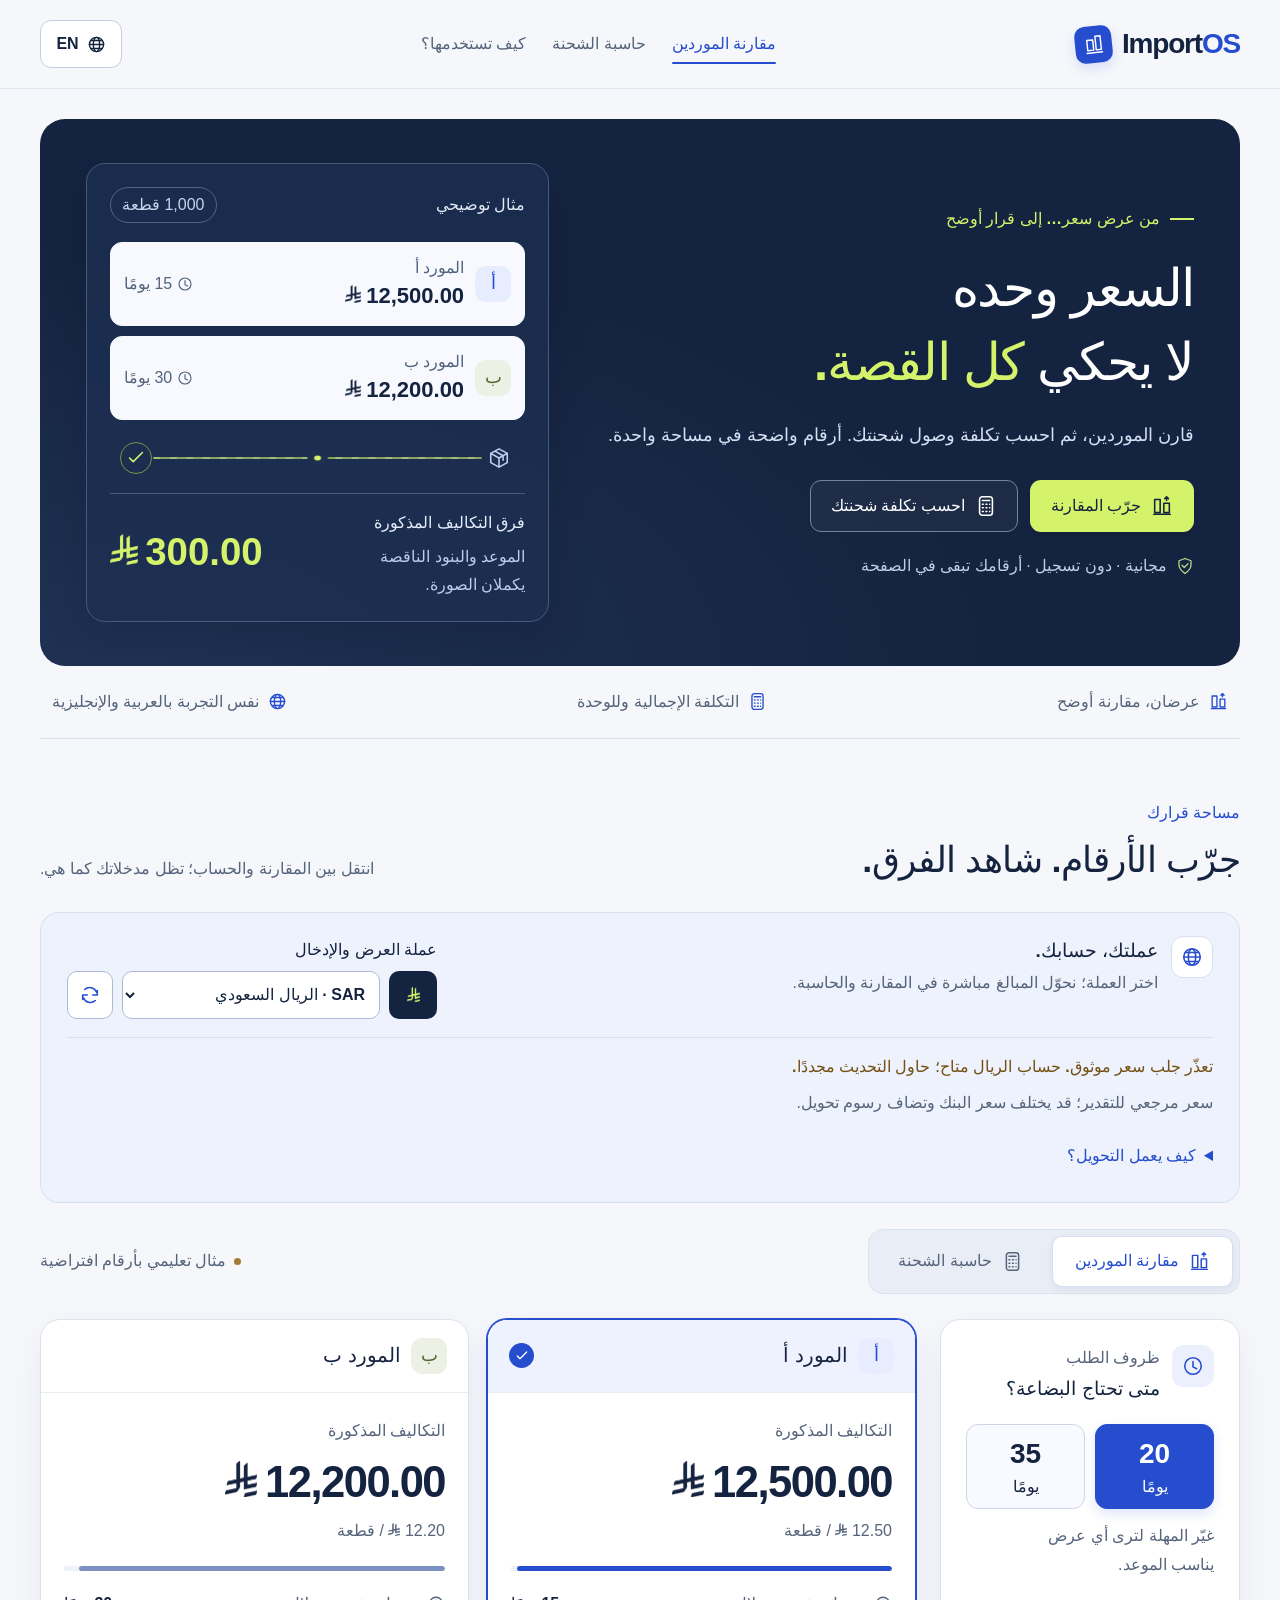
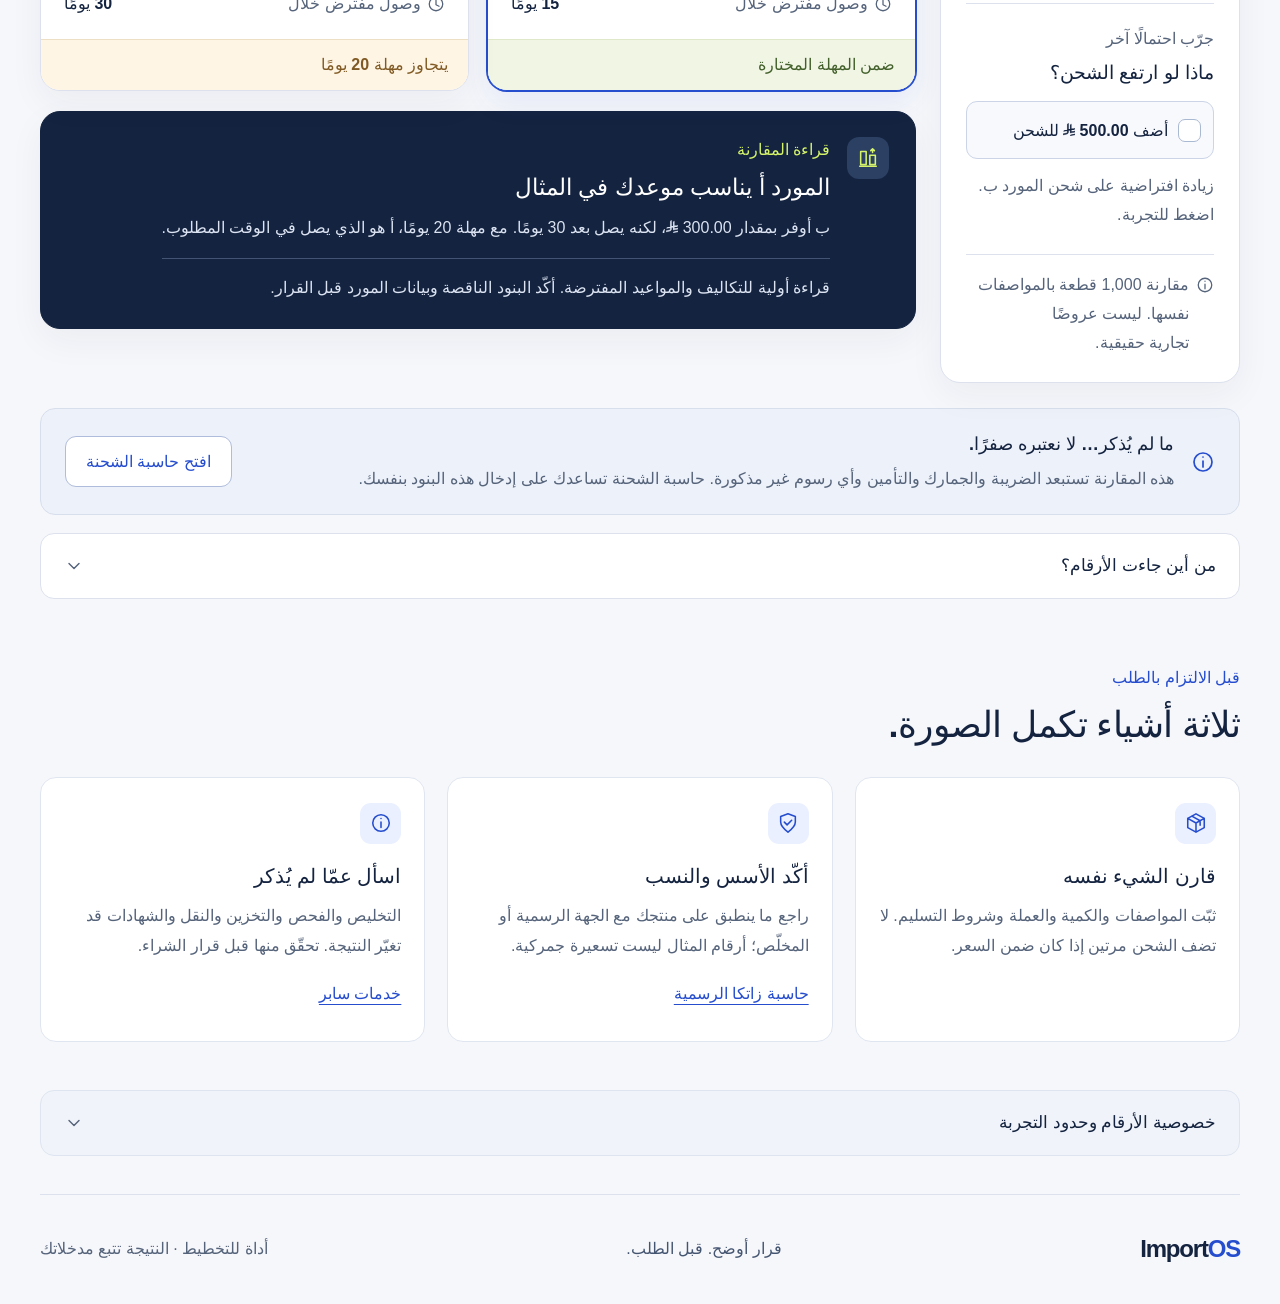
<file: public/index.html>
<!doctype html>
<html lang="ar" dir="rtl">
<head>
  <meta charset="utf-8">
  <meta name="viewport" content="width=device-width, initial-scale=1">
  <meta name="theme-color" content="#14233f">
  <meta name="description" content="ImportOS — قارن عروض الموردين واحسب تكلفة وصول شحنتك في مساحة واحدة، بالعربية والإنجليزية.">
  <title>ImportOS — قبل قرار الشراء</title>
  <link rel="icon" href="favicon.svg" type="image/svg+xml">
  <link rel="stylesheet" href="style.css">
  <script src="i18n.js" defer></script>
  <script src="currency.js" defer></script>
  <script src="app.js" defer></script>
  <script src="compare.js" defer></script>
  <script src="calculator.js" defer></script>
</head>
<body>
<svg class="icon-library" xmlns="http://www.w3.org/2000/svg" aria-hidden="true">
  <symbol id="icon-compare" viewBox="0 0 24 24"><path d="M4 5h6v14H4zM14 9h6v10h-6zM3 21h18M15 4l2-2 2 2M17 2v4"/></symbol>
  <symbol id="icon-calc" viewBox="0 0 24 24"><rect x="5" y="2" width="14" height="20" rx="3"/><path d="M8 6h8M8 10h1M12 10h1M16 10h.1M8 14h1M12 14h1M16 14h.1M8 18h1M12 18h1M16 18h.1"/></symbol>
  <symbol id="icon-globe" viewBox="0 0 24 24"><circle cx="12" cy="12" r="9"/><ellipse cx="12" cy="12" rx="4" ry="9"/><path d="M3 12h18M5 7h14M5 17h14"/></symbol>
  <symbol id="icon-check" viewBox="0 0 24 24"><path d="m5 12 4 4L19 6"/></symbol>
  <symbol id="icon-chevron" viewBox="0 0 24 24"><path d="m6 9 6 6 6-6"/></symbol>
  <symbol id="icon-shield" viewBox="0 0 24 24"><path d="m12 2 8 3v6c0 5-4 8-8 11-4-3-8-6-8-11V5zM8 11l3 3 5-5"/></symbol>
  <symbol id="icon-info" viewBox="0 0 24 24"><circle cx="12" cy="12" r="9"/><path d="M12 11v6M12 7h.01"/></symbol>
  <symbol id="icon-box" viewBox="0 0 24 24"><path d="m12 2 9 5v10l-9 5-9-5V7zM3 7l9 5 9-5M12 12v10M7.5 4.5l9 5v5"/></symbol>
  <symbol id="icon-clock" viewBox="0 0 24 24"><circle cx="12" cy="12" r="9"/><path d="M12 7v6l4 2"/></symbol>
  <symbol id="icon-refresh" viewBox="0 0 24 24"><path d="M20 7v5h-5M4 17v-5h5M6.2 6a8 8 0 0 1 13 3M17.8 18a8 8 0 0 1-13-3"/></symbol>
</svg>
<a class="skip-link" href="#workspace" data-i18n="nav.skip">انتقل إلى الأدوات</a>
<header class="site-header">
  <div class="shell header-inner">
    <a class="brand" href="#compare" data-go="compare" aria-label="ImportOS الرئيسية" data-i18n-aria="nav.home" dir="ltr">
      <span class="brand-mark" aria-hidden="true"><svg viewBox="0 0 28 28"><path d="M6 8h7v12H6zM16 4h6v16h-6zM5 23h18"/></svg></span>
      <span>Import<span class="brand-os">OS</span></span>
    </a>
    <nav class="main-nav" aria-label="التنقل الرئيسي" data-i18n-aria="nav.label">
      <a href="#compare" data-go="compare" data-nav="compare" class="is-active" data-i18n="nav.compare">مقارنة الموردين</a>
      <a href="#calculator" data-go="calculator" data-nav="calculator" data-i18n="nav.calculator">حاسبة الشحنة</a>
      <a href="#guide" data-i18n="nav.guide">كيف تستخدمها؟</a>
    </nav>
    <button class="language-button" id="language-toggle" type="button" aria-label="Switch to English">
      <svg class="icon" aria-hidden="true"><use href="#icon-globe"/></svg><span id="language-label" lang="en">EN</span>
    </button>
  </div>
</header>
<main>
  <section class="hero shell" aria-labelledby="hero-title">
    <div class="hero-surface">
      <div class="hero-copy">
        <p class="eyebrow"><span class="eyebrow-line" aria-hidden="true"></span><span data-i18n="hero.eyebrow">من عرض سعر… إلى قرار أوضح</span></p>
        <h1 id="hero-title"><span data-i18n="hero.title1">السعر وحده</span><br><span data-i18n="hero.title2">لا يحكي </span><em data-i18n="hero.title3">كل القصة.</em></h1>
        <p class="hero-description" data-i18n="hero.description">قارن الموردين، ثم احسب تكلفة وصول شحنتك. أرقام واضحة في مساحة واحدة.</p>
        <div class="hero-actions">
          <a href="#compare" class="button button-lime" data-go="compare"><svg class="icon" aria-hidden="true"><use href="#icon-compare"/></svg><span data-i18n="hero.compare">جرّب المقارنة</span></a>
          <a href="#calculator" class="button button-ghost" data-go="calculator"><svg class="icon" aria-hidden="true"><use href="#icon-calc"/></svg><span data-i18n="hero.calculate">احسب تكلفة شحنتك</span></a>
        </div>
        <p class="hero-note"><svg class="icon" aria-hidden="true"><use href="#icon-shield"/></svg><span data-i18n="hero.note">مجانية · دون تسجيل · أرقامك تبقى في الصفحة</span></p>
      </div>
      <div class="hero-visual" aria-label="مثال مقارنة الموردين" data-i18n-aria="hero.visualLabel">
        <div class="visual-head"><span class="visual-label" data-i18n="hero.example">مثال توضيحي</span><span class="visual-unit" data-i18n="hero.quantity">1,000 قطعة</span></div>
        <div class="quote-stack">
          <div class="mini-quote"><span class="supplier-avatar avatar-a" data-i18n="compare.aLetter">أ</span><div><span class="mini-label" data-i18n="compare.supplierA">المورد أ</span><strong class="money-inline" dir="ltr"><span data-currency-symbol></span><bdi id="hero-total-A">12,500</bdi></strong></div><span class="mini-days"><svg class="icon" aria-hidden="true"><use href="#icon-clock"/></svg><span data-i18n="compare.days15">15 يومًا</span></span></div>
          <div class="mini-quote"><span class="supplier-avatar avatar-b" data-i18n="compare.bLetter">ب</span><div><span class="mini-label" data-i18n="compare.supplierB">المورد ب</span><strong class="money-inline" dir="ltr"><span data-currency-symbol></span><bdi id="hero-total-B">12,200</bdi></strong></div><span class="mini-days"><svg class="icon" aria-hidden="true"><use href="#icon-clock"/></svg><span data-i18n="compare.days30">30 يومًا</span></span></div>
        </div>
        <div class="route-illustration" aria-hidden="true">
          <span class="route-node"><svg class="icon"><use href="#icon-box"/></svg></span>
          <svg class="route-path" viewBox="0 0 240 34" preserveAspectRatio="none"><path class="route-base" d="M1 17h238"/><path class="route-dash" d="M1 17h238"/><circle class="route-point" cx="120" cy="17" r="5"/></svg>
          <span class="route-node route-node-destination"><svg class="icon"><use href="#icon-check"/></svg></span>
        </div>
        <div class="hero-delta"><div><span id="hero-delta-label" data-i18n="hero.delta">فرق التكاليف المذكورة</span><p data-i18n="hero.deltaHint">الموعد والبنود الناقصة يكملان الصورة.</p></div><strong class="money-inline" dir="ltr"><span data-currency-symbol></span><bdi id="heroDelta">300</bdi></strong></div>
      </div>
    </div>
    <div class="hero-strip"><span><svg class="icon" aria-hidden="true"><use href="#icon-compare"/></svg><span data-i18n="strip.compare">عرضان، مقارنة أوضح</span></span><span><svg class="icon" aria-hidden="true"><use href="#icon-calc"/></svg><span data-i18n="strip.calculate">التكلفة الإجمالية وللوحدة</span></span><span><svg class="icon" aria-hidden="true"><use href="#icon-globe"/></svg><span data-i18n="strip.language">نفس التجربة بالعربية والإنجليزية</span></span></div>
  </section>

  <section class="workspace shell" id="workspace" aria-labelledby="workspace-title">
    <div class="section-heading"><div><p class="section-kicker" data-i18n="workspace.kicker">مساحة قرارك</p><h2 id="workspace-title" data-i18n="workspace.title">جرّب الأرقام. شاهد الفرق.</h2></div><p data-i18n="workspace.description">انتقل بين المقارنة والحساب؛ تظل مدخلاتك كما هي.</p></div>
    <section id="currency-panel" class="currency-panel" aria-labelledby="currency-title">
      <div class="currency-intro"><span class="currency-intro-icon" aria-hidden="true"><svg class="icon"><use href="#icon-globe"/></svg></span><div><h3 id="currency-title" data-i18n="fx.title">عملتك، حسابك.</h3><p data-i18n="fx.intro">اختر العملة؛ نحوّل المبالغ مباشرة في المقارنة والحاسبة.</p></div></div>
      <div class="currency-control"><label for="currency-select" data-i18n="fx.select">عملة العرض والإدخال</label><div class="currency-select-row"><span id="currency-selected-symbol" class="currency-selected-symbol"></span><select id="currency-select" aria-describedby="currency-status currency-note"><option value="SAR">SAR · الريال السعودي</option><option value="USD">USD · الدولار الأمريكي</option><option value="EUR">EUR · اليورو</option><option value="GBP">GBP · الجنيه الإسترليني</option><option value="CNY">CNY · اليوان الصيني</option><option value="INR">INR · الروبية الهندية</option><option value="JPY">JPY · الين الياباني</option></select><button id="currency-refresh" type="button" class="currency-refresh" aria-label="تحديث أسعار الصرف" data-i18n-aria="fx.refresh" title="تحديث أسعار الصرف" data-i18n-title="fx.refresh"><svg class="icon" aria-hidden="true"><use href="#icon-refresh"/></svg></button></div></div>
      <div class="currency-meta"><p id="currency-rate" class="currency-rate" dir="ltr"></p><p id="currency-status" class="currency-status" role="status" aria-live="polite">جارٍ جلب أسعار الصرف…</p><p id="currency-note" data-i18n="fx.note">سعر مرجعي للتقدير؛ قد يختلف سعر البنك وتضاف رسوم تحويل.</p></div>
      <details class="currency-details"><summary data-i18n="fx.details">كيف يعمل التحويل؟</summary><p data-i18n="fx.detailsText">تبديل العملة يحوّل جميع المبالغ مع الحفاظ على قيمتها الأساسية بالريال. تحديث الأسعار يعيد عرض هذه القيمة بالعملة المختارة. الكميات والنسب لا تتغيّر. التحويل لا يحدد الأسس أو النسب الرسمية للرسوم والضريبة.</p><p data-i18n="fx.precision">قد تظهر منازل إضافية في حقول الإدخال لحفظ قيمة التحويل؛ تُعرض النتائج بدقة العملة.</p><a href="https://frankfurter.dev/" target="_blank" rel="noopener noreferrer" data-i18n="fx.source">مصدر الأسعار: Frankfurter</a></details>
    </section>
    <div class="workspace-toolbar">
      <div class="tool-tabs" role="tablist" aria-label="أدوات التخطيط" data-i18n-aria="workspace.tabs">
        <button type="button" class="tool-tab is-active" id="tab-compare" role="tab" aria-selected="true" aria-controls="compare-panel" data-tab="compare"><svg class="icon" aria-hidden="true"><use href="#icon-compare"/></svg><span data-i18n="nav.compare">مقارنة الموردين</span></button>
        <button type="button" class="tool-tab" id="tab-calculator" role="tab" aria-selected="false" aria-controls="calculator-panel" tabindex="-1" data-tab="calculator"><svg class="icon" aria-hidden="true"><use href="#icon-calc"/></svg><span data-i18n="nav.calculator">حاسبة الشحنة</span></button>
      </div>
      <span class="workspace-badge"><span class="badge-mark" aria-hidden="true"></span><span id="workspace-badge" data-i18n="workspace.demo">مثال تعليمي بأرقام افتراضية</span></span>
    </div>

    <div class="tool-panel" id="compare-panel" role="tabpanel" aria-labelledby="tab-compare" tabindex="0">
      <div class="comparison-layout">
        <aside class="controls-card">
          <div class="card-heading"><span class="card-icon"><svg class="icon" aria-hidden="true"><use href="#icon-clock"/></svg></span><div><p class="overline" data-i18n="compare.conditions">ظروف الطلب</p><h3 data-i18n="compare.deadline">متى تحتاج البضاعة؟</h3></div></div>
          <div class="deadline-options" role="group" aria-label="موعد الوصول" data-i18n-aria="compare.deadlineLabel">
            <button id="deadline-soon" type="button" aria-pressed="true"><strong data-i18n="compare.days20Number">20</strong><span data-i18n="compare.withinDays">يومًا</span></button>
            <button id="deadline-later" type="button" aria-pressed="false"><strong data-i18n="compare.days35Number">35</strong><span data-i18n="compare.withinDays">يومًا</span></button>
          </div>
          <p class="help-text" data-i18n="compare.deadlineHelp">غيّر المهلة لترى أي عرض يناسب الموعد.</p>
          <div class="freight-scenario"><span class="overline" data-i18n="compare.whatIf">جرّب احتمالًا آخر</span><h3 data-i18n="compare.freightTitle">ماذا لو ارتفع الشحن؟</h3><button id="compare-freight" class="scenario-toggle" type="button" aria-pressed="false"><span class="toggle-check" aria-hidden="true"><svg class="icon"><use href="#icon-check"/></svg></span><span id="compare-freight-label">جرّب زيادة شحن المورد ب</span></button><p class="help-text" id="compare-freight-help">ضغطة لإضافة المبلغ، وضغطة لإزالته.</p></div>
          <p class="example-caption"><svg class="icon" aria-hidden="true"><use href="#icon-info"/></svg><span data-i18n="compare.exampleNote">مقارنة 1,000 قطعة بالمواصفات نفسها. ليست عروضًا تجارية حقيقية.</span></p>
        </aside>

        <div class="comparison-results">
          <div class="supplier-grid">
            <article id="cardA" class="supplier-card is-selected"><div class="supplier-heading"><span class="supplier-avatar avatar-a" data-i18n="compare.aLetter">أ</span><h3 data-i18n="compare.supplierA">المورد أ</h3><span class="selected-check" aria-hidden="true"><svg class="icon"><use href="#icon-check"/></svg></span></div><div class="supplier-body"><p class="amount-label" data-i18n="compare.statedCost">التكاليف المذكورة</p><div class="supplier-amount money-amount" dir="ltr"><span data-currency-symbol></span><bdi id="compare-total-A">12,500</bdi></div><p id="unitA" class="unit-line">تكلفة القطعة</p><div class="cost-track" aria-hidden="true"><span id="barA"></span></div><div class="arrival"><span><svg class="icon" aria-hidden="true"><use href="#icon-clock"/></svg><span data-i18n="compare.arrival">وصول مفترض خلال</span></span><strong data-i18n="compare.days15">15 يومًا</strong></div></div><div id="statusA" class="supplier-status">ضمن المهلة المختارة</div></article>
            <article id="cardB" class="supplier-card"><div class="supplier-heading"><span class="supplier-avatar avatar-b" data-i18n="compare.bLetter">ب</span><h3 data-i18n="compare.supplierB">المورد ب</h3><span class="selected-check" aria-hidden="true"><svg class="icon"><use href="#icon-check"/></svg></span></div><div class="supplier-body"><p class="amount-label" data-i18n="compare.statedCost">التكاليف المذكورة</p><div class="supplier-amount money-amount" dir="ltr"><span data-currency-symbol></span><bdi id="compare-total-B">12,200</bdi></div><p id="unitB" class="unit-line">تكلفة القطعة</p><div class="cost-track" aria-hidden="true"><span id="barB"></span></div><div class="arrival"><span><svg class="icon" aria-hidden="true"><use href="#icon-clock"/></svg><span data-i18n="compare.arrival">وصول مفترض خلال</span></span><strong data-i18n="compare.days30">30 يومًا</strong></div></div><div id="statusB" class="supplier-status is-late">يتجاوز مهلة 20 يومًا</div></article>
          </div>
          <section id="outcome" class="outcome-card" aria-live="polite" aria-atomic="true"><div class="outcome-icon" aria-hidden="true"><svg class="icon"><use href="#icon-compare"/></svg></div><div><p class="overline" data-i18n="compare.insight">قراءة المقارنة</p><h3 id="verdict">المورد أ يناسب موعدك في المثال</h3><p id="reason">ب أقل تكلفة مذكورة، لكنه يصل بعد 30 يومًا.</p><p class="outcome-note" data-i18n="compare.resultNote">قراءة أولية للتكاليف والمواعيد المفترضة. أكّد البنود الناقصة وبيانات المورد قبل القرار.</p></div></section>
        </div>
      </div>

      <div class="scope-notice"><svg class="icon" aria-hidden="true"><use href="#icon-info"/></svg><div><strong data-i18n="compare.exclusionsTitle">ما لم يُذكر… لا نعتبره صفرًا.</strong><p data-i18n="compare.exclusions">هذه المقارنة تستبعد الضريبة والجمارك والتأمين وأي رسوم غير مذكورة. حاسبة الشحنة تساعدك على إدخال هذه البنود بنفسك.</p></div><button type="button" class="button button-outline" data-go="calculator" data-i18n="compare.openCalculator">افتح حاسبة الشحنة</button></div>
      <details class="details-card"><summary><span data-i18n="compare.details">من أين جاءت الأرقام؟</span><svg class="icon" aria-hidden="true"><use href="#icon-chevron"/></svg></summary><div class="details-content"><div class="table-scroll" tabindex="0" role="region" aria-label="تفاصيل عروض الموردين" data-i18n-aria="compare.tableLabel"><table class="comparison-table"><caption data-i18n="compare.caption">مثال تعليمي لشراء 1,000 قطعة متطابقة؛ جميع المبالغ بالعملة المختارة.</caption><thead><tr><th scope="col" data-i18n="compare.item">البند</th><th scope="col" data-i18n="compare.supplierA">المورد أ</th><th scope="col" data-i18n="compare.supplierB">المورد ب</th></tr></thead><tbody><tr><th scope="row" data-i18n="compare.unitPrice">سعر القطعة</th><td><span data-money-sar="10.00">10.00</span></td><td><span data-money-sar="11.00">11.00</span></td></tr><tr><th scope="row" data-i18n="compare.goodsValue">البضاعة × 1,000</th><td><span data-money-sar="10000.00">10,000.00</span></td><td><span data-money-sar="11000.00">11,000.00</span></td></tr><tr><th scope="row" data-i18n="form.freight">الشحن</th><td><span data-money-sar="2000.00">2,000.00</span></td><td><span class="money-inline" dir="ltr"><span data-currency-symbol></span><bdi id="bFreight">1,000.00</bdi></span></td></tr><tr><th scope="row" data-i18n="compare.otherFees">رسوم أخرى مذكورة</th><td><span data-money-sar="500.00">500.00</span></td><td><span data-money-sar="200.00">200.00</span></td></tr><tr class="table-total"><th scope="row" data-i18n="compare.statedTotal">مجموع التكاليف المذكورة</th><td><span data-money-sar="12500.00">12,500.00</span></td><td><span class="money-inline" dir="ltr"><span data-currency-symbol></span><bdi id="bSum">12,200.00</bdi></span></td></tr><tr><th scope="row" data-i18n="compare.perPiece">التكلفة المذكورة للقطعة</th><td><span data-money-sar="12.50">12.50</span></td><td><span class="money-inline" dir="ltr"><span data-currency-symbol></span><bdi id="bEach">12.20</bdi></span></td></tr></tbody></table></div><p class="help-text" data-i18n="compare.formula">المجموع المذكور = البضاعة + الشحن + الرسوم المذكورة فقط.</p></div></details>
    </div>

    <div class="tool-panel" id="calculator-panel" role="tabpanel" aria-labelledby="tab-calculator" tabindex="0" hidden>
      <div class="calculator-intro"><div><h3 data-i18n="form.title">تكلفة وصول الشحنة، بوضوح.</h3><p data-i18n="form.description">ابدأ بالمثال، ثم أدخل المبالغ والأسس التي تأكدت منها لشحنتك.</p></div><span class="soft-badge" data-i18n="form.manual">أسس الرسوم والضريبة يدوية</span></div>
      <div class="calculator-layout">
        <form id="shipment-form" class="form-card">
          <div class="form-heading"><h3 data-i18n="form.shipment">مدخلات الشحنة</h3><span id="currency-input-note">المبالغ بالعملة المختارة</span></div>
          <fieldset class="fields"><legend class="sr-only" data-i18n="form.shipment">مدخلات الشحنة</legend>
            <label for="goods"><span class="field-caption"><span data-i18n="form.goods">قيمة البضاعة</span><span class="input-currency" data-currency-symbol></span></span><input id="goods" type="number" min="0" step="any" value="10000" required inputmode="decimal"></label>
            <label for="units"><span data-i18n="form.units">عدد الوحدات</span><input id="units" type="number" min="1" max="1000000000" step="1" value="100" required inputmode="numeric"></label>
            <label for="freight"><span class="field-caption"><span data-i18n="form.freight">الشحن</span><span class="input-currency" data-currency-symbol></span></span><input id="freight" type="number" min="0" step="any" value="1000" required inputmode="decimal"></label>
            <label for="insurance"><span class="field-caption"><span data-i18n="form.insurance">التأمين</span><span class="input-currency" data-currency-symbol></span></span><input id="insurance" type="number" min="0" step="any" value="100" required inputmode="decimal"></label>
            <label for="other" class="field-wide"><span class="field-caption"><span data-i18n="form.other">مصاريف أخرى مؤكدة</span><span class="input-currency" data-currency-symbol></span></span><input id="other" type="number" min="0" step="any" value="400" required inputmode="decimal" aria-describedby="other-help"><small id="other-help" data-i18n="form.otherHelp">مثل التخليص والنقل المحلي إن انطبقا. أدخل 0 عند عدم وجودها.</small></label>
          </fieldset>
          <p class="assumption-note"><svg class="icon" aria-hidden="true"><use href="#icon-info"/></svg><span data-i18n="form.assumption">نسبتا 5٪ للرسم و15٪ للضريبة افتراضات للمثال، وليستا نسبًا عامة لكل الشحنات.</span></p>
          <details class="assumptions details-card"><summary><span><svg class="icon" aria-hidden="true"><use href="#icon-shield"/></svg><span data-i18n="form.basesTitle">راجع أسس الرسوم والضريبة</span></span><svg class="icon" aria-hidden="true"><use href="#icon-chevron"/></svg></summary><div class="details-content"><p class="help-text" data-i18n="form.basesHelp">قيم مستقلة تُدخلها وتحدّثها بنفسك بعد تأكيدها من الجهة الرسمية أو المخلّص.</p><div class="fields">
            <label for="dutyBase"><span class="field-caption"><span data-i18n="form.dutyBase">أساس الرسم الجمركي</span><span class="input-currency" data-currency-symbol></span></span><input id="dutyBase" type="number" min="0" step="any" value="11100" required inputmode="decimal"></label>
            <label for="dutyRate"><span data-i18n="form.dutyRate">نسبة الرسم الجمركي ٪</span><input id="dutyRate" type="number" min="0" max="100" step="any" value="5" required inputmode="decimal"></label>
            <label for="taxBase"><span class="field-caption"><span data-i18n="form.taxBase">أساس ضريبة الاستيراد</span><span class="input-currency" data-currency-symbol></span></span><input id="taxBase" type="number" min="0" step="any" value="11655" required inputmode="decimal"></label>
            <label for="taxRate"><span data-i18n="form.taxRate">نسبة ضريبة الاستيراد ٪</span><input id="taxRate" type="number" min="0" max="100" step="any" value="15" required inputmode="decimal"></label>
          </div></div></details>
          <div id="basis-warning" class="basis-warning" role="status" aria-live="polite" hidden><div class="warning-heading"><svg class="icon" aria-hidden="true"><use href="#icon-info"/></svg><strong data-i18n="form.warningTitle">تغيّرت المدخلات. راجع الأسس.</strong></div><p id="basis-warning-text"></p><div class="basis-warning-actions"><button id="review-bases" type="button" class="button button-warning" data-i18n="form.review">افتح الأسس للمراجعة</button><button id="confirm-bases" type="button" class="button button-warning-quiet" data-i18n="form.confirm">أؤكد أنني راجعت الأسس</button></div></div>
          <p id="error" class="form-error" role="alert"></p>
          <div class="form-actions"><button type="submit" class="button button-blue"><svg class="icon" aria-hidden="true"><use href="#icon-calc"/></svg><span data-i18n="form.calculate">احسب التكلفة</span></button><button id="baseline" type="button" class="text-button"><svg class="icon" aria-hidden="true"><use href="#icon-refresh"/></svg><span data-i18n="form.reset">استعادة المثال</span></button></div>
        </form>
        <aside id="estimate" class="estimate-card" aria-label="نتيجة حساب الشحنة" data-i18n-aria="result.label">
          <div class="estimate-heading"><p class="overline" data-i18n="result.title">التدفق النقدي التقديري</p><svg class="icon" aria-hidden="true"><use href="#icon-box"/></svg></div>
          <div class="result-values" aria-live="polite" aria-atomic="true"><div class="estimate-total money-amount" dir="ltr"><span data-currency-symbol></span><bdi id="total">—</bdi></div><p id="perUnit" class="estimate-per-unit">احسب التكلفة لعرض نتيجة الوحدة.</p><p id="result-basis-warning" class="result-basis-warning" hidden></p><span id="calc-status" class="calc-status" data-i18n="result.waiting">جاهز للحساب</span></div>
          <dl class="result-breakdown"><div><dt data-i18n="result.goods">بضاعة + شحن + تأمين</dt><dd class="money-amount" dir="ltr"><span data-currency-symbol></span><bdi id="subtotal">—</bdi></dd></div><div><dt data-i18n="result.duty">الرسم حسب المدخلات</dt><dd class="money-amount" dir="ltr"><span data-currency-symbol></span><bdi id="duty">—</bdi></dd></div><div><dt data-i18n="result.tax">الضريبة حسب المدخلات</dt><dd class="money-amount" dir="ltr"><span data-currency-symbol></span><bdi id="tax">—</bdi></dd></div><div><dt data-i18n="result.other">المصاريف الأخرى</dt><dd class="money-amount" dir="ltr"><span data-currency-symbol></span><bdi id="extras">—</bdi></dd></div></dl>
          <p class="result-note" data-i18n="result.note">يشمل المبلغ ضريبة الاستيراد المدخلة حتى إن أمكن استردادها لاحقًا. ليس هامش ربح أو بيانًا جمركيًا.</p>
          <div class="calc-preset"><span class="overline" data-i18n="result.whatIf">شاهد أثر تغيّر الشحن</span><p id="calculator-preset-description">مثال آخر بشحن أعلى وأسس محدّثة مسبقًا.</p><button id="higher-freight" type="button" class="button button-ghost"><svg class="icon" aria-hidden="true"><use href="#icon-refresh"/></svg><span data-i18n="result.loadPreset">حمّل سيناريو الشحن الأعلى</span></button></div>
        </aside>
      </div>
      <details class="details-card calc-method"><summary><span data-i18n="method.title">كيف نحسب النتيجة؟</span><svg class="icon" aria-hidden="true"><use href="#icon-chevron"/></svg></summary><div class="details-content"><div class="formula-grid"><div><strong data-i18n="method.dutyTitle">الرسم والضريبة</strong><p data-i18n="method.duty">كل أساس مدخل × نسبته ÷ 100.</p></div><div><strong data-i18n="method.totalTitle">الإجمالي</strong><p data-i18n="method.total">البضاعة + الشحن + التأمين + الرسم + الضريبة + المصاريف الأخرى.</p></div><div><strong data-i18n="method.unitTitle">تكلفة الوحدة</strong><p data-i18n="method.unit">الإجمالي ÷ عدد الوحدات. تُعرض النتائج بدقة العملة المختارة؛ دون تقريب أثناء الحساب.</p></div></div><p class="help-text" data-i18n="method.limits">الحاسبة لا تحدد التصنيف أو الإعفاءات أو الرسوم الرسمية، ولا توزّع تكلفة شحنة مختلطة على منتجات مختلفة.</p></div></details>
    </div>
  </section>

  <section id="guide" class="guide shell" aria-labelledby="guide-title"><div class="section-heading"><div><p class="section-kicker" data-i18n="guide.kicker">قبل الالتزام بالطلب</p><h2 id="guide-title" data-i18n="guide.title">ثلاثة أشياء تكمل الصورة.</h2></div></div><div class="guide-grid">
    <article><span class="guide-icon"><svg class="icon" aria-hidden="true"><use href="#icon-box"/></svg></span><h3 data-i18n="guide.specTitle">قارن الشيء نفسه</h3><p data-i18n="guide.spec">ثبّت المواصفات والكمية والعملة وشروط التسليم. لا تضف الشحن مرتين إذا كان ضمن السعر.</p></article>
    <article><span class="guide-icon"><svg class="icon" aria-hidden="true"><use href="#icon-shield"/></svg></span><h3 data-i18n="guide.basesTitle">أكّد الأسس والنسب</h3><p data-i18n="guide.bases">راجع ما ينطبق على منتجك مع الجهة الرسمية أو المخلّص؛ أرقام المثال ليست تسعيرة جمركية.</p><a href="https://zatca.gov.sa/ar/eServices/Pages/CustomsDutyandTaxCalculator.aspx" target="_blank" rel="noopener noreferrer" data-i18n="guide.zatca">حاسبة زاتكا الرسمية</a></article>
    <article><span class="guide-icon"><svg class="icon" aria-hidden="true"><use href="#icon-info"/></svg></span><h3 data-i18n="guide.missingTitle">اسأل عمّا لم يُذكر</h3><p data-i18n="guide.missing">التخليص والفحص والتخزين والنقل والشهادات قد تغيّر النتيجة. تحقّق منها قبل قرار الشراء.</p><a href="https://saber.sa/home/services" target="_blank" rel="noopener noreferrer" data-i18n="guide.saber">خدمات سابر</a></article>
  </div></section>
  <section class="shell footnotes"><details class="details-card"><summary><span data-i18n="privacy.title">خصوصية الأرقام وحدود التجربة</span><svg class="icon" aria-hidden="true"><use href="#icon-chevron"/></svg></summary><div class="details-content"><p data-i18n="privacy.text">مدخلاتك تعمل داخل ذاكرة الصفحة ولا تُرسل إلى مزود الأسعار. تطلب الصفحة أسعار العملات العامة من Frankfurter دون مبالغ شحنتك. لا حسابات ولا تحليلات ولا تخزين محلي. إعادة التحميل تعيد الأمثلة. قد يعالج مزودو الاتصال سجلات تقنية قياسية.</p><p data-i18n="privacy.scope">المقارنة مثال تعليمي؛ لا تتضمن تحققًا من جودة المورد أو موثوقيته. الأداتان تساعدان على التخطيط ولا تحددان التكاليف الرسمية.</p><p data-i18n="privacy.offer">نسخة إكسل وخدمة المقارنة المنفصلة غير متاحتين للشراء أو التنزيل من هذه الصفحة حاليًا.</p></div></details></section>
  <noscript><p class="noscript shell">تحتاج الأدوات التفاعلية إلى JavaScript. JavaScript is required for the interactive tools.</p></noscript>
</main>
<footer class="site-footer shell"><a class="brand" href="#compare" data-go="compare" dir="ltr"><span>Import<span class="brand-os">OS</span></span></a><p data-i18n="footer.message">قرار أوضح. قبل الطلب.</p><span data-i18n="footer.note">أداة للتخطيط · النتيجة تتبع مدخلاتك</span></footer>
</body>
</html>
</file>
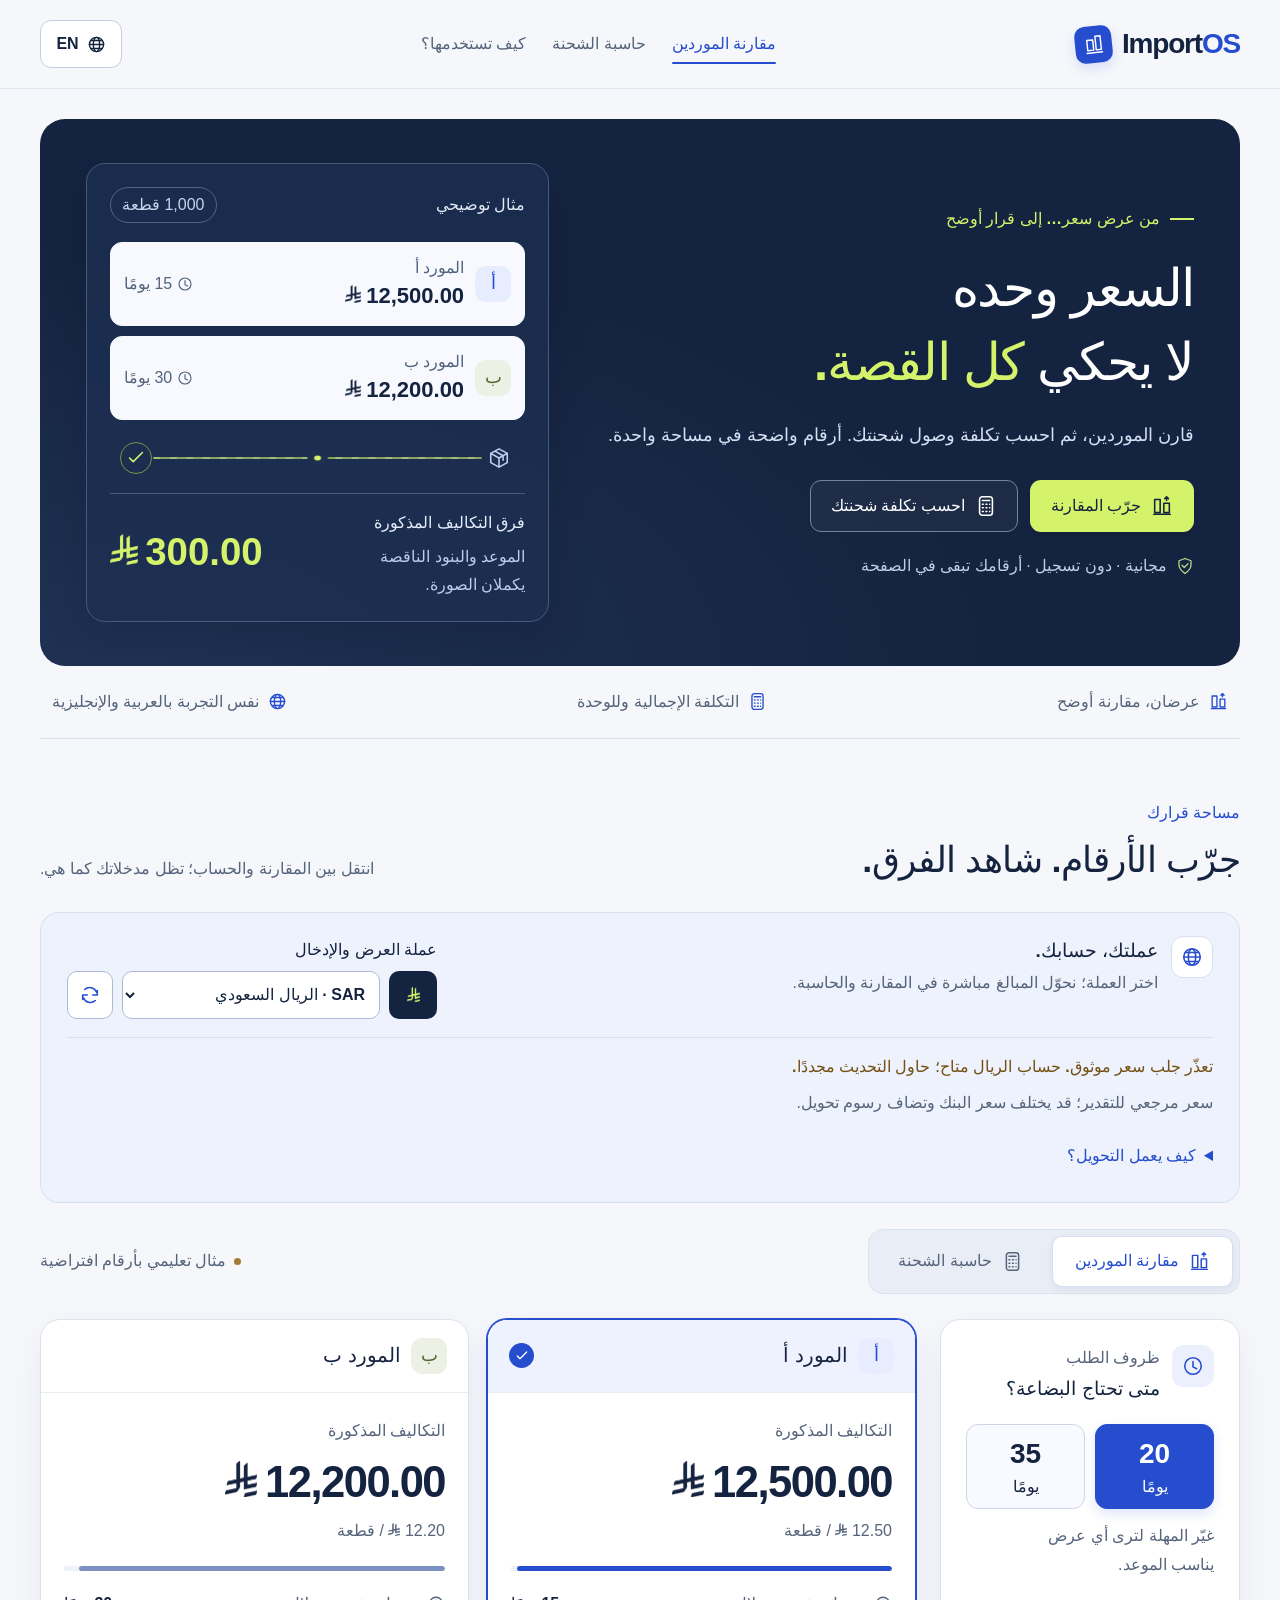
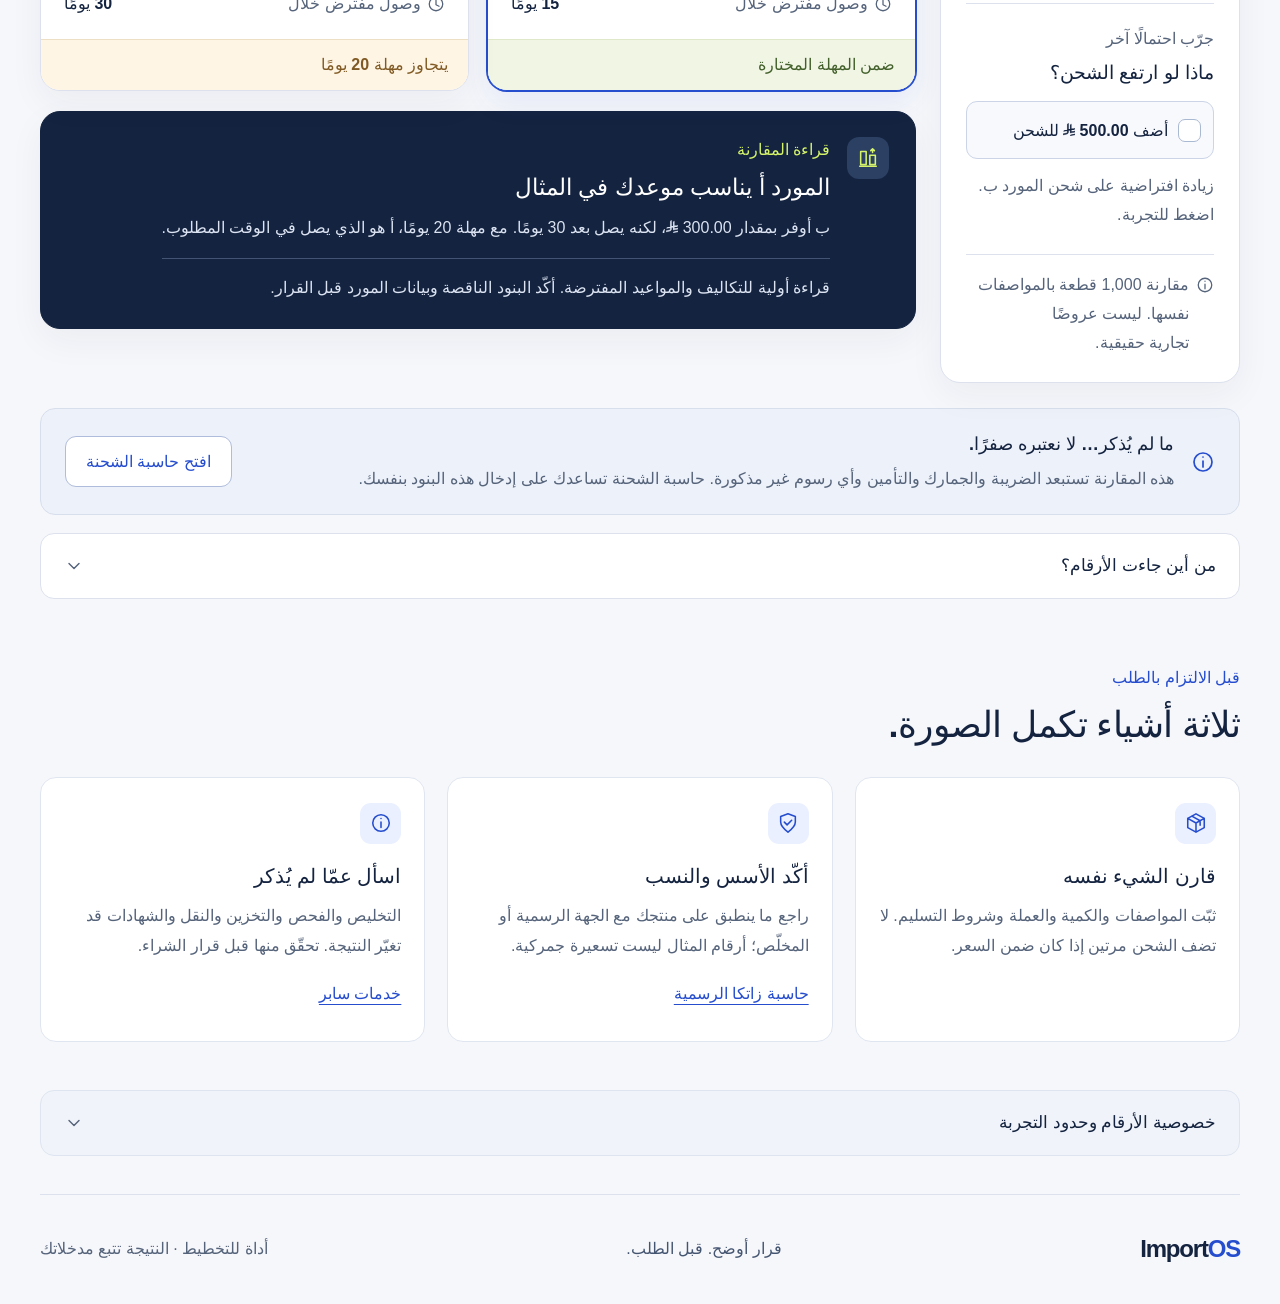
<file: public/compare.html>
<!doctype html>
<html lang="ar" dir="rtl">
<head>
  <meta charset="utf-8">
  <meta name="viewport" content="width=device-width, initial-scale=1">
  <title>ImportOS — مقارنة الموردين</title>
  <script>
    // Keep existing comparison links and language links on the unified workspace.
    const destination = new URL('./', window.location.href);
    destination.search = window.location.search;
    destination.hash = 'compare';
    window.location.replace(destination.href);
  </script>
  <noscript><meta http-equiv="refresh" content="0;url=./#compare"></noscript>
</head>
<body><p><a href="./#compare">افتح مساحة ImportOS الموحدة</a></p><p><a href="./?lang=en#compare" lang="en">Open the unified ImportOS workspace</a></p></body>
</html>
</file>
<file: public/style.css>
:root {
  color-scheme: light;
  font-family: -apple-system, BlinkMacSystemFont, "Segoe UI", Tahoma, Arial, sans-serif;
  font-synthesis: none;
  --ink: #14233f;
  --navy: #14233f;
  --navy-soft: #1d3052;
  --blue: #254dce;
  --blue-hover: #1c3da8;
  --lime: #d4f36b;
  --lime-hover: #e0fa91;
  --canvas: #f6f7fb;
  --card: #ffffff;
  --muted: #56647b;
  --line: #dce1ed;
  --shadow: 0 12px 35px rgb(20 35 63 / 5%);
  --radius: 20px;
  --header-height: 94px;
}

* { box-sizing: border-box; }
html { scroll-behavior: smooth; scroll-padding-block-start: calc(var(--header-height) + 20px); }
body { margin: 0; background: var(--canvas); color: var(--ink); font-size: 1.125rem; line-height: 1.75; }
[hidden] { display: none !important; }
main { overflow: clip; }
a { color: inherit; text-underline-offset: 5px; }
button, input { font: inherit; }
button, a, summary, input { -webkit-tap-highlight-color: transparent; }
button { cursor: pointer; }
button:disabled { cursor: not-allowed; }
button, input { border-radius: 0; }
button { color: inherit; }
h1, h2, h3, p { margin: 0; }
h1, h2, h3 { text-wrap: balance; }
h2 { font-size: clamp(1.75rem, 2.8vw, 2.25rem); line-height: 1.45; letter-spacing: -.015em; font-weight: 750; }
h3 { font-size: 1.25rem; line-height: 1.55; font-weight: 700; }
p { text-wrap: pretty; }
svg { flex-shrink: 0; }
bdi { font-variant-numeric: tabular-nums; }
:focus-visible { outline: 3px solid var(--blue); outline-offset: 4px; }
::selection { background: var(--lime); color: var(--ink); }
.shell { width: min(1200px, calc(100% - 64px)); margin-inline: auto; }
.icon-library { position: absolute; inline-size: 0; block-size: 0; overflow: hidden; pointer-events: none; }
.icon { inline-size: 22px; block-size: 22px; display: inline-block; fill: none; stroke: currentColor; stroke-width: 1.7; stroke-linecap: round; stroke-linejoin: round; vertical-align: middle; }
.sr-only { position: absolute; inline-size: 1px; block-size: 1px; padding: 0; margin: -1px; overflow: hidden; clip-path: inset(50%); white-space: nowrap; border: 0; }
.skip-link { position: fixed; z-index: 100; inset-block-start: 12px; inset-inline-start: 16px; transform: translateY(-150%); padding: 10px 20px; border-radius: 10px; background: var(--ink); color: white; }
.skip-link:focus { transform: translateY(0); }

/* A single, stable shell for both languages and both tools. */
.site-header { position: sticky; z-index: 30; inset-block-start: 0; background: var(--canvas); border-block-end: 1px solid rgb(220 225 237 / 85%); }
.header-inner { display: flex; align-items: center; justify-content: space-between; gap: 28px; min-block-size: 88px; }
.brand { display: inline-flex; align-items: center; gap: 10px; min-block-size: 44px; text-decoration: none; font-size: 1.75rem; font-weight: 800; line-height: 1.2; letter-spacing: -1.2px; white-space: nowrap; }
.brand-os { color: var(--blue); }
.brand-mark { display: grid; place-items: center; inline-size: 37px; block-size: 37px; border-radius: 10px; background: var(--blue); color: white; box-shadow: 0 5px 12px rgb(37 77 206 / 15%); transform: rotate(-6deg); }
.brand-mark svg { inline-size: 24px; block-size: 24px; fill: none; stroke: currentColor; stroke-width: 1.7; stroke-linejoin: round; stroke-linecap: round; }
.main-nav { display: flex; gap: 26px; align-items: center; }
.main-nav a { position: relative; display: inline-flex; align-items: center; min-block-size: 48px; text-decoration: none; color: var(--muted); font-size: 1rem; font-weight: 600; transition: color 160ms ease; }
.main-nav a::after { content: ""; position: absolute; inset-inline: 0; inset-block-end: 4px; block-size: 2px; background: var(--blue); border-radius: 2px; transform: scaleX(0); transition: transform 180ms ease; }
.main-nav a:hover, .main-nav a.is-active { color: var(--blue); }
.main-nav a.is-active::after { transform: scaleX(1); }
.language-button { display: inline-flex; align-items: center; justify-content: center; gap: 8px; min-inline-size: 82px; min-block-size: 44px; padding: 9px 13px; background: white; border: 1px solid #c7cfdf; border-radius: 11px; font-size: 1rem; font-weight: 700; transition: background 160ms ease, border-color 160ms ease, transform 160ms ease; }
.language-button:hover { border-color: var(--blue); background: #edf1ff; transform: translateY(-1px); }
.language-button .icon { inline-size: 19px; block-size: 19px; }

/* Navy, blue and lime carry the comparison identity through the whole product. */
.hero { padding-block-start: 30px; }
.hero-surface { position: relative; isolation: isolate; display: grid; grid-template-columns: minmax(0, 1.16fr) minmax(0, .9fr); align-items: center; gap: 48px; min-block-size: 510px; padding: 44px 46px; border-radius: 25px; background: var(--navy); color: white; overflow: hidden; }
.hero-surface::before { content: ""; position: absolute; z-index: -1; inset: 0; background: radial-gradient(ellipse at 8% 100%, rgb(115 149 225 / 13%), transparent 55%); pointer-events: none; }
.hero-copy, .hero-visual { min-inline-size: 0; }
.eyebrow { display: flex; align-items: center; gap: 10px; color: var(--lime); font-size: 1rem; font-weight: 650; margin-block-end: 18px; }
.eyebrow-line { inline-size: 24px; block-size: 2px; background: currentColor; }
.hero h1 { font-size: clamp(2.35rem, 4.1vw, 3.5rem); line-height: 1.4; font-weight: 750; margin-block-end: 20px; letter-spacing: -.025em; }
.hero h1 em { color: var(--lime); font-style: normal; }
.hero-description { max-inline-size: 590px; font-size: 1.125rem; line-height: 1.9; color: #d5dff2; }
.hero-actions { display: flex; flex-wrap: wrap; gap: 12px; margin-block-start: 28px; }
.button { display: inline-flex; align-items: center; justify-content: center; gap: 10px; min-block-size: 50px; padding: 12px 20px; border: 1px solid transparent; border-radius: 11px; font-size: 1rem; font-weight: 650; line-height: 1.6; text-decoration: none; text-align: center; transition: transform 180ms ease, box-shadow 180ms ease, background 180ms ease, border-color 180ms ease; }
.button:not(:disabled):hover { transform: translateY(-2px); }
.button:not(:disabled):active { transform: translateY(0); }
.button-lime { background: var(--lime); color: var(--ink); box-shadow: 0 4px 0 rgb(0 0 0 / 8%); }
.button-lime:hover { background: var(--lime-hover); box-shadow: 0 7px 18px rgb(0 0 0 / 12%); }
.button-ghost { background: rgb(255 255 255 / 4%); color: white; border-color: #7383a1; }
.button-ghost:hover { background: rgb(255 255 255 / 11%); border-color: #bac9e5; }
.button-blue { background: var(--blue); color: white; box-shadow: 0 4px 10px rgb(37 77 206 / 12%); }
.button-blue:hover { background: var(--blue-hover); }
.button-outline { border-color: #afbcdc; background: white; color: var(--blue); }
.button-outline:hover { background: #edf1ff; border-color: var(--blue); }
.hero :focus-visible, .estimate-card :focus-visible { outline-color: var(--lime); }
.hero-note { display: flex; align-items: center; gap: 9px; margin-block-start: 20px; color: #c0cde4; font-size: 1rem; }
.hero-note .icon { inline-size: 18px; block-size: 18px; color: #bcd98a; }
.hero-visual { padding: 23px; border: 1px solid #455978; border-radius: 19px; background: rgb(29 48 82 / 76%); box-shadow: 0 20px 40px rgb(5 14 34 / 15%); }
.visual-head { display: flex; justify-content: space-between; align-items: center; gap: 12px; margin-block-end: 19px; font-size: 1rem; }
.visual-label { color: #e4ebf7; font-weight: 600; }
.visual-unit { color: #c6d4eb; border: 1px solid #526581; padding: 3px 11px; border-radius: 20px; }
.quote-stack { display: grid; gap: 10px; }
.mini-quote { display: flex; align-items: center; gap: 11px; min-inline-size: 0; padding: 14px 13px; background: #f7f9fe; color: var(--ink); border: 1px solid #f7f9fe; border-radius: 12px; }
.mini-quote > div { min-inline-size: 0; }
.mini-label { display: block; font-size: 1rem; line-height: 1.4; color: #50627f; }
.mini-quote strong { display: flex; align-items: baseline; gap: 5px; margin-block-start: 3px; font-size: 1.375rem; font-weight: 750; line-height: 1.3; }
.mini-quote small { font-size: 1rem; font-weight: 500; color: var(--muted); }
.supplier-avatar { display: inline-grid; place-items: center; inline-size: 36px; block-size: 36px; flex-shrink: 0; border-radius: 11px; font-size: 1.125rem; font-weight: 750; }
.avatar-a { background: #e7edff; color: var(--blue); }
.avatar-b { background: #edf1e5; color: #536931; }
.mini-days { display: flex; align-items: center; gap: 5px; margin-inline-start: auto; font-size: 1rem; color: #53637b; white-space: nowrap; }
.mini-days .icon { inline-size: 16px; block-size: 16px; }
.route-illustration { display: flex; align-items: center; gap: 0; margin: 21px 10px 18px; }
.route-node { display: grid; place-items: center; inline-size: 32px; block-size: 32px; flex-shrink: 0; color: #c1d1ee; }
.route-node-destination { color: var(--lime); border: 1px solid #79924e; border-radius: 50%; }
.route-node .icon { inline-size: 22px; block-size: 22px; }
.route-path { flex: 1; inline-size: 0; block-size: 34px; }
.route-base { fill: none; stroke: #6d82a7; stroke-width: 1.5; stroke-dasharray: 5 7; }
.route-dash { fill: none; stroke: var(--lime); stroke-width: 1.5; stroke-dasharray: 240; stroke-dashoffset: 240; opacity: .8; }
.route-point { fill: var(--lime); stroke: var(--navy-soft); stroke-width: 5; }
.hero-delta { display: flex; justify-content: space-between; align-items: center; gap: 14px; padding-block-start: 13px; border-block-start: 1px solid #465a7a; }
.hero-delta > div { min-inline-size: 0; }
.hero-delta span { color: #e5ecfa; font-size: 1rem; }
.hero-delta p { margin-block-start: 5px; color: #bccce8; font-size: 1rem; line-height: 1.7; }
.hero-delta strong { flex-shrink: 0; display: flex; align-items: baseline; gap: 7px; color: var(--lime); font-size: 2.4rem; font-weight: 750; line-height: 1.3; }
.hero-delta small { font-size: 1rem; font-weight: 600; }
.hero-strip { display: flex; justify-content: space-between; gap: 18px; padding: 22px 12px; border-block-end: 1px solid var(--line); }
.hero-strip > span { display: inline-flex; align-items: center; gap: 9px; font-size: 1rem; color: var(--muted); }
.hero-strip .icon { color: var(--blue); inline-size: 19px; block-size: 19px; }

/* The workspace changes tools without changing its visual language. */
.workspace { padding-block-start: 60px; scroll-margin-block-start: calc(var(--header-height) + 18px); }
.section-heading { display: flex; align-items: flex-end; justify-content: space-between; gap: 36px; margin-block-end: 25px; }
.section-kicker { color: var(--blue); font-size: 1rem; font-weight: 650; margin-block-end: 8px; }
.section-heading > p { max-inline-size: 370px; font-size: 1rem; color: var(--muted); margin-block-end: 4px; }
.workspace-toolbar { display: flex; align-items: center; justify-content: space-between; gap: 18px; margin-block-end: 25px; }
.tool-tabs { display: flex; gap: 6px; padding: 6px; border: 1px solid #dce2ee; border-radius: 15px; background: #e9edf6; }
.tool-tab { display: inline-flex; align-items: center; justify-content: center; gap: 10px; min-block-size: 51px; padding: 10px 22px; border: 1px solid transparent; border-radius: 10px; background: transparent; color: var(--muted); font-size: 1rem; font-weight: 650; transition: color 180ms ease, background 180ms ease, box-shadow 180ms ease; }
.tool-tab:hover { background: rgb(255 255 255 / 55%); color: var(--ink); }
.tool-tab[aria-selected="true"], .tool-tab.is-active { background: white; color: var(--blue); border-color: #d6def1; box-shadow: 0 3px 8px rgb(20 35 63 / 6%); }
.tool-tab .icon { inline-size: 21px; block-size: 21px; }
.workspace-badge { display: inline-flex; align-items: center; gap: 8px; font-size: 1rem; color: var(--muted); }
.badge-mark { display: inline-block; inline-size: 7px; block-size: 7px; border-radius: 50%; background: #a47b32; }
.tool-panel { outline-offset: 7px; }
.comparison-layout { display: grid; grid-template-columns: 300px minmax(0, 1fr); gap: 24px; align-items: start; }
.controls-card, .form-card, .supplier-card { background: var(--card); border: 1px solid var(--line); border-radius: var(--radius); box-shadow: var(--shadow); }
.controls-card { padding: 25px; min-inline-size: 0; }
.card-heading { display: flex; align-items: flex-start; gap: 12px; margin-block-end: 20px; }
.card-icon { display: grid; place-items: center; flex-shrink: 0; inline-size: 42px; block-size: 42px; background: #ecf0fc; color: var(--blue); border-radius: 12px; }
.overline { display: block; font-size: 1rem; font-weight: 600; color: var(--muted); line-height: 1.6; }
.card-heading h3 { font-size: 1.1875rem; margin-block-start: 4px; }
.deadline-options { display: grid; grid-template-columns: 1fr 1fr; gap: 10px; }
.deadline-options button { display: flex; flex-direction: column; align-items: center; gap: 1px; min-block-size: 85px; padding: 9px 8px; border: 1px solid #cdd6e7; border-radius: 12px; background: #f9faff; line-height: 1.45; transition: background 180ms ease, border-color 180ms ease, color 180ms ease, transform 180ms ease; }
.deadline-options strong { font-size: 1.75rem; font-weight: 750; font-variant-numeric: tabular-nums; }
.deadline-options span { font-size: 1rem; }
.deadline-options button:hover { border-color: var(--blue); transform: translateY(-1px); }
.deadline-options button[aria-pressed="true"] { background: var(--blue); border-color: var(--blue); color: white; box-shadow: 0 5px 12px rgb(37 77 206 / 14%); }
.help-text { margin-block-start: 13px; color: var(--muted); font-size: 1rem; line-height: 1.8; }
.freight-scenario { margin-block-start: 24px; padding-block-start: 22px; border-block-start: 1px solid var(--line); }
.freight-scenario h3 { font-size: 1.1875rem; margin-block: 6px 14px; }
.scenario-toggle { display: flex; align-items: center; gap: 10px; inline-size: 100%; min-block-size: 58px; padding: 13px 12px; background: #f8f9fd; border: 1px solid #cbd5e7; border-radius: 11px; text-align: start; font-size: 1rem; line-height: 1.7; font-weight: 600; transition: background 180ms ease, border-color 180ms ease; }
.scenario-toggle:hover { border-color: var(--blue); }
.toggle-check { display: grid; place-items: center; inline-size: 23px; block-size: 23px; flex-shrink: 0; border-radius: 7px; border: 1px solid #aab9d2; background: white; }
.toggle-check .icon { inline-size: 16px; block-size: 16px; opacity: 0; transform: scale(.5); transition: transform 160ms ease, opacity 160ms ease; }
.scenario-toggle[aria-pressed="true"] { background: #eef4db; border-color: #96ad58; }
.scenario-toggle[aria-pressed="true"] .toggle-check { background: var(--blue); border-color: var(--blue); color: white; }
.scenario-toggle[aria-pressed="true"] .toggle-check .icon { opacity: 1; transform: scale(1); }
.example-caption { display: flex; align-items: flex-start; gap: 7px; margin-block-start: 24px; padding-block-start: 16px; border-block-start: 1px solid var(--line); color: var(--muted); font-size: 1rem; line-height: 1.8; }
.example-caption .icon { inline-size: 18px; block-size: 18px; margin-block-start: 5px; }
.comparison-results, .supplier-grid, .supplier-card { min-inline-size: 0; }
.supplier-grid { display: grid; grid-template-columns: repeat(2, minmax(0, 1fr)); gap: 18px; }
.supplier-card { overflow: hidden; transition: border-color 220ms ease, box-shadow 220ms ease; }
.supplier-card.is-selected { border-color: var(--blue); box-shadow: 0 0 0 1px var(--blue), 0 12px 28px rgb(37 77 206 / 8%); }
.supplier-heading { display: flex; align-items: center; gap: 10px; padding: 18px 21px; border-block-end: 1px solid #e6ebf4; transition: background 220ms ease; }
.supplier-heading h3 { font-size: 1.25rem; }
.supplier-card.is-selected .supplier-heading { background: #eef2ff; }
.selected-check { display: grid; place-items: center; margin-inline-start: auto; inline-size: 25px; block-size: 25px; color: white; background: var(--blue); border-radius: 50%; opacity: 0; transform: scale(.75); transition: opacity 200ms ease, transform 200ms ease; }
.selected-check .icon { inline-size: 16px; block-size: 16px; stroke-width: 2; }
.is-selected .selected-check { opacity: 1; transform: scale(1); }
.supplier-body { padding: 24px 23px 21px; }
.amount-label { font-size: 1rem; color: var(--muted); margin-block-end: 6px; }
.supplier-amount { display: flex; align-items: baseline; flex-wrap: wrap; gap: 8px; color: var(--ink); font-size: clamp(2.15rem, 3.4vw, 2.8rem); font-weight: 750; line-height: 1.45; letter-spacing: -.035em; }
.supplier-amount > span { font-size: 1rem; font-weight: 500; letter-spacing: 0; color: var(--muted); }
.unit-line { color: var(--muted); font-size: 1rem; margin-block-start: 3px; font-variant-numeric: tabular-nums; }
.cost-track { block-size: 5px; background: #eef1f8; border-radius: 4px; margin-block: 21px 19px; overflow: hidden; }
.cost-track span { display: block; block-size: 100%; inline-size: 100%; background: #7c91c2; border-radius: inherit; transform-origin: left center; transition: transform 260ms ease, background 220ms ease; }
html[dir="rtl"] .cost-track span { transform-origin: right center; }
.is-selected .cost-track span { background: var(--blue); }
.arrival { display: flex; align-items: center; justify-content: space-between; gap: 12px; font-size: 1rem; }
.arrival > span { display: flex; align-items: center; gap: 6px; color: var(--muted); }
.arrival .icon { inline-size: 18px; block-size: 18px; }
.arrival strong { font-weight: 700; white-space: nowrap; }
.supplier-status { padding: 11px 20px; color: #43602b; background: #f0f5e4; border-block-start: 1px solid #dfe9ca; font-size: 1rem; font-weight: 600; }
.supplier-status.is-late { background: #fff5e4; color: #805a24; border-color: #eddfc3; }
.outcome-card { display: flex; align-items: flex-start; gap: 17px; margin-block-start: 20px; padding: 25px 26px; border: 1px solid var(--navy); border-radius: var(--radius); background: var(--navy); color: white; box-shadow: var(--shadow); }
.outcome-card > div:last-child { min-inline-size: 0; }
.outcome-icon { display: grid; place-items: center; flex-shrink: 0; inline-size: 42px; block-size: 42px; background: #2b4063; color: var(--lime); border-radius: 12px; }
.outcome-card .overline { color: var(--lime); }
.outcome-card h3 { font-size: 1.45rem; margin-block: 7px 8px; }
.outcome-card p:not(.overline) { font-size: 1rem; line-height: 1.85; color: #dbe3f2; }
.outcome-card .outcome-note { padding-block-start: 14px; margin-block-start: 15px; border-block-start: 1px solid #425373; color: #b8c7e3; }
.scope-notice { display: flex; align-items: center; gap: 17px; padding: 20px 24px; margin-block: 25px 18px; border: 1px solid #d7dfec; border-radius: 15px; background: #edf1f9; }
.scope-notice > .icon { inline-size: 24px; block-size: 24px; color: var(--blue); }
.scope-notice > div { flex: 1; min-inline-size: 0; }
.scope-notice strong { font-size: 1.125rem; font-weight: 650; }
.scope-notice p { color: var(--muted); font-size: 1rem; line-height: 1.8; margin-block-start: 4px; }
.scope-notice .button { flex-shrink: 0; }
.details-card { margin-block: 16px 0; padding: 0; border: 1px solid var(--line); border-radius: 14px; background: white; }
.details-card summary { display: flex; align-items: center; justify-content: space-between; gap: 16px; min-block-size: 64px; padding: 17px 23px; cursor: pointer; list-style: none; font-size: 1.0625rem; font-weight: 650; }
.details-card summary::-webkit-details-marker { display: none; }
.details-card summary > span { display: inline-flex; align-items: center; gap: 9px; }
.details-card summary > .icon:last-child { inline-size: 20px; block-size: 20px; color: var(--muted); transition: transform 180ms ease; }
.details-card[open] summary > .icon:last-child { transform: rotate(180deg); }
.details-card[open] > summary { border-block-end: 1px solid #e7ecf5; }
.details-content { padding: 20px 23px 23px; }
.details-content > p { color: var(--muted); font-size: 1rem; line-height: 1.9; }
.details-content > p + p { margin-block-start: 12px; }
.table-scroll { overflow-x: auto; border-radius: 10px; }
.comparison-table { border-collapse: collapse; inline-size: 100%; font-size: 1rem; }
.comparison-table caption { caption-side: top; text-align: start; color: var(--muted); padding: 0 0 14px; }
.comparison-table th, .comparison-table td { padding: 14px 18px; text-align: start; border-block-end: 1px solid #e3e8f2; }
.comparison-table thead th { background: #f0f3fa; font-weight: 650; }
.comparison-table tbody th { font-weight: 500; }
.comparison-table td { font-variant-numeric: tabular-nums; }
.comparison-table .table-total { background: #f2f5ff; color: var(--blue); font-weight: 750; }
.comparison-table .table-total th { font-weight: 700; }

/* The calculator keeps manual tax bases visible and results separate from inputs. */
.calculator-intro { display: flex; align-items: center; justify-content: space-between; gap: 22px; margin-block: 2px 22px; }
.calculator-intro h3 { font-size: 1.35rem; }
.calculator-intro p { color: var(--muted); font-size: 1rem; margin-block-start: 5px; }
.soft-badge { display: inline-block; flex-shrink: 0; padding: 7px 12px; border-radius: 8px; background: #e9eef9; color: #425a88; font-size: 1rem; }
.calculator-layout { display: grid; grid-template-columns: minmax(0, 1.45fr) minmax(0, 1fr); gap: 25px; align-items: start; }
.form-card { min-inline-size: 0; padding: 29px; }
.form-heading { display: flex; justify-content: space-between; align-items: center; gap: 15px; margin-block-end: 24px; }
.form-heading h3 { font-size: 1.25rem; }
.form-heading > span { color: var(--muted); font-size: 1rem; }
fieldset { min-inline-size: 0; padding: 0; margin: 0; border: 0; }
.fields { display: grid; grid-template-columns: repeat(2, minmax(0, 1fr)); gap: 18px 20px; }
.fields label { display: block; min-inline-size: 0; font-size: 1rem; font-weight: 650; }
.fields label > span { display: block; margin-block-end: 8px; }
.field-wide { grid-column: 1 / -1; }
input { display: block; inline-size: 100%; min-inline-size: 0; min-block-size: 54px; padding: 10px 14px; border: 1px solid #c7d1e3; border-radius: 10px; color: var(--ink); background: #fafbfe; font-size: 1.1875rem; font-variant-numeric: tabular-nums; font-weight: 550; line-height: 1.5; direction: ltr; text-align: end; transition: background 180ms ease, border-color 180ms ease, box-shadow 180ms ease; }
html[dir="ltr"] input { text-align: start; }
input:hover { border-color: #8da1c8; }
input:focus { background: white; border-color: var(--blue); outline: none; box-shadow: 0 0 0 3px rgb(37 77 206 / 13%); }
.fields small { display: block; font-size: 1rem; font-weight: 400; color: var(--muted); line-height: 1.75; margin-block-start: 8px; }
.assumption-note { display: flex; align-items: flex-start; gap: 9px; padding: 13px 15px; margin-block: 23px 16px; border-radius: 10px; background: #f1f4fc; color: #526382; font-size: 1rem; line-height: 1.85; }
.assumption-note .icon { margin-block-start: 4px; inline-size: 18px; block-size: 18px; color: var(--blue); }
.assumptions { margin-block-start: 0; border-color: #cbd6eb; background: #fff; }
.assumptions summary { padding: 15px 17px; color: var(--blue); font-size: 1rem; }
.assumptions summary > span > .icon { inline-size: 20px; block-size: 20px; }
.assumptions .details-content { padding: 0 17px 20px; }
.assumptions .details-content > .help-text { margin-block: 14px 17px; }
.assumptions .fields { gap: 16px; }
.basis-warning { margin-block-start: 20px; padding: 17px; border: 1px solid #d8c497; border-inline-start: 4px solid #b48a3e; border-radius: 12px; background: #fff8e9; color: #5c482b; }
.warning-heading { display: flex; align-items: center; gap: 9px; }
.warning-heading strong { font-size: 1rem; }
.warning-heading .icon { inline-size: 21px; block-size: 21px; }
.basis-warning p { margin-block: 9px 14px; font-size: 1rem; line-height: 1.85; }
.basis-warning-actions { display: flex; flex-wrap: wrap; gap: 9px; }
.basis-warning-actions .button { min-block-size: 44px; padding: 9px 12px; font-size: 1rem; }
.button-warning { background: #6c5327; color: #fff; border-color: #6c5327; }
.button-warning:hover { background: #533d1b; }
.button-warning-quiet { background: #fffdf6; color: #5c482b; border-color: #bca777; }
.button-warning-quiet:hover { background: #f7edd6; }
.button-warning-quiet:disabled { opacity: .52; }
.form-error { margin-block-start: 18px; padding: 11px 14px; border-radius: 9px; border: 1px solid #dfb9b4; background: #fff4f2; color: #8b332a; font-size: 1rem; }
.form-error:empty { display: none; }
.form-actions { display: flex; align-items: center; flex-wrap: wrap; gap: 14px 19px; margin-block-start: 24px; }
.form-actions > .button-blue { min-inline-size: 185px; }
.text-button { display: inline-flex; align-items: center; justify-content: center; gap: 8px; padding: 9px 5px; min-block-size: 44px; border: 0; background: transparent; color: #53617b; font-size: 1rem; text-decoration: underline; text-underline-offset: 4px; }
.text-button:hover { color: var(--blue); }
.text-button .icon { inline-size: 19px; block-size: 19px; }
.estimate-card { position: sticky; inset-block-start: calc(var(--header-height) + 20px); min-inline-size: 0; padding: 28px; border: 1px solid var(--navy); border-radius: var(--radius); background: var(--navy); color: white; box-shadow: 0 12px 35px rgb(20 35 63 / 10%); }
.estimate-heading { display: flex; align-items: center; justify-content: space-between; gap: 14px; }
.estimate-heading .overline { color: #d5e1f6; }
.estimate-heading > .icon { color: var(--lime); inline-size: 25px; block-size: 25px; }
.estimate-total { display: flex; align-items: baseline; flex-wrap: wrap; gap: 9px; margin-block: 20px 8px; font-size: clamp(2rem, 3.1vw, 2.8rem); line-height: 1.5; font-weight: 750; letter-spacing: -.025em; overflow-wrap: anywhere; }
.estimate-total > span { color: #c8d6ef; font-size: 1.125rem; font-weight: 500; letter-spacing: 0; }
.estimate-total bdi { min-inline-size: 0; }
.estimate-per-unit { font-size: 1.125rem; color: #d1def4; line-height: 1.8; }
.calc-status { display: inline-block; margin-block-start: 13px; padding: 4px 10px; border-radius: 7px; background: #253b60; color: #d7e1f1; font-size: 1rem; }
.result-breakdown { margin-block: 22px 0; }
.result-breakdown > div { display: flex; justify-content: space-between; align-items: baseline; flex-wrap: wrap; gap: 6px 17px; padding-block: 14px; border-block-end: 1px solid #3a5073; }
.result-breakdown dt { color: #d0dbed; font-size: 1rem; }
.result-breakdown dd { display: inline-flex; align-items: baseline; gap: 6px; margin: 0; margin-inline-start: auto; min-inline-size: 0; font-size: 1.0625rem; font-weight: 550; }
.result-breakdown dd bdi { overflow-wrap: anywhere; }
.result-breakdown dd span { font-size: 1rem; font-weight: 400; color: #b1c3df; }
.result-note { margin-block-start: 19px; font-size: 1rem; line-height: 1.85; color: #bccde7; }
.result-basis-warning { border-inline-start: 3px solid #dfbf78; background: #2b3e5a; color: #fff0cc; border-radius: 7px; padding: 10px 13px; margin-block-start: 15px; font-size: 1rem; line-height: 1.8; }
.calc-preset { margin-block-start: 23px; padding-block-start: 20px; border-block-start: 1px solid #425474; }
.calc-preset .overline { color: var(--lime); }
.calc-preset p { color: #c8d5eb; font-size: 1rem; margin-block: 7px 13px; }
.calc-preset .button { inline-size: 100%; min-block-size: 48px; padding: 10px 13px; }
.calc-method { margin-block-start: 22px; }
.formula-grid { display: grid; grid-template-columns: repeat(3, minmax(0, 1fr)); gap: 23px; }
.formula-grid > div { border-inline-start: 3px solid #dfe6fc; padding-inline-start: 15px; }
.formula-grid strong { font-size: 1.0625rem; color: var(--blue); }
.formula-grid p { font-size: 1rem; line-height: 1.85; color: var(--muted); margin-block-start: 7px; }

/* Quiet supporting information stays below the tools. */
.guide { padding-block: 65px 32px; scroll-margin-block-start: calc(var(--header-height) + 20px); }
.guide-grid { display: grid; grid-template-columns: repeat(3, minmax(0, 1fr)); gap: 22px; }
.guide-grid article { padding: 25px 23px; border: 1px solid #e0e6f0; border-radius: 16px; background: #fff; }
.guide-icon { display: grid; place-items: center; inline-size: 41px; block-size: 41px; margin-block-end: 17px; border-radius: 11px; background: #eaf0ff; color: var(--blue); }
.guide-grid h3 { margin-block-end: 9px; }
.guide-grid p { font-size: 1rem; line-height: 1.9; color: var(--muted); }
.guide-grid a { display: inline-flex; align-items: center; min-block-size: 44px; margin-block-start: 10px; color: var(--blue); font-size: 1rem; font-weight: 600; }
.footnotes { padding-block-end: 38px; }
.footnotes .details-card { background: #f0f3f9; border-color: #dee5f0; }
.site-footer { display: flex; justify-content: space-between; align-items: center; gap: 20px; flex-wrap: wrap; min-block-size: 110px; padding-block: 25px; border-block-start: 1px solid var(--line); }
.site-footer .brand { font-size: 1.5rem; }
.site-footer p { font-size: 1rem; color: #445571; }
.site-footer > span { font-size: 1rem; color: var(--muted); }
.noscript { padding: 18px; background: #fff1dc; border: 1px solid #d9bd8a; border-radius: 12px; margin-block: 20px; }

/* Animation accompanies changes; no distracting perpetual motion. */
@keyframes lift-in { from { opacity: 0; transform: translateY(12px); } to { opacity: 1; transform: translateY(0); } }
@keyframes route-draw { to { stroke-dashoffset: 0; } }
@keyframes route-arrive { from { opacity: 0; transform: translateX(-80px); } to { opacity: 1; transform: translateX(0); } }
@keyframes route-arrive-rtl { from { opacity: 0; transform: translateX(80px); } to { opacity: 1; transform: translateX(0); } }
@keyframes feedback { 0% { transform: translateY(4px); opacity: .78; } 100% { transform: translateY(0); opacity: 1; } }
.hero-copy { animation: lift-in 550ms ease both; }
.hero-visual { animation: lift-in 650ms 90ms ease both; }
.route-dash { animation: route-draw 1000ms 250ms ease-out forwards; }
.route-point { animation: route-arrive 900ms 250ms ease both; }
html[dir="rtl"] .route-point { animation-name: route-arrive-rtl; }
.panel-enter { animation: lift-in 240ms ease both; }
.result-updated { animation: feedback 260ms ease both; }

@media (max-width: 1120px) {
  .shell { width: calc(100% - 48px); }
  .hero-surface { padding: 36px; gap: 30px; grid-template-columns: minmax(0, 1.1fr) minmax(0, .95fr); }
  .hero h1 { font-size: 3rem; }
  .hero-visual { padding: 19px; }
  .hero-actions .button { padding-inline: 15px; }
  .mini-quote { padding: 12px 10px; gap: 9px; }
  .mini-days { gap: 4px; }
  .mini-days .icon { display: none; }
  .hero-delta { align-items: flex-start; }
  .hero-delta strong { font-size: 2rem; }
  .comparison-layout { grid-template-columns: 275px minmax(0, 1fr); gap: 20px; }
  .controls-card { padding: 21px; }
  .supplier-heading { padding-inline: 18px; }
  .supplier-body { padding-inline: 19px; }
  .arrival { align-items: flex-start; flex-direction: column; gap: 6px; }
  .form-card, .estimate-card { padding: 24px; }
  .calculator-layout { gap: 20px; }
}

@media (max-width: 960px) {
  .hero-surface { grid-template-columns: minmax(0, 1fr); gap: 30px; padding: 37px; }
  .hero-copy { max-inline-size: 690px; }
  .hero h1 { font-size: 3.25rem; }
  .hero-visual { display: grid; grid-template-columns: minmax(0, 1fr) minmax(0, .9fr); gap: 0 28px; padding: 22px; }
  .visual-head { grid-column: 1 / -1; margin-block-end: 16px; }
  .quote-stack { grid-column: 1; grid-row: 2 / 4; }
  .route-illustration { grid-column: 2; grid-row: 2; margin-block: 8px 5px; }
  .hero-delta { grid-column: 2; grid-row: 3; flex-wrap: wrap; }
  .hero-delta strong { font-size: 2.35rem; }
  .mini-days .icon { display: block; }
  .comparison-layout { grid-template-columns: minmax(0, 1fr); }
  .controls-card { display: grid; grid-template-columns: minmax(0, 1fr) minmax(0, 1fr); column-gap: 28px; padding: 24px; }
  .controls-card > .card-heading { grid-column: 1; grid-row: 1; margin-block-end: 14px; }
  .controls-card > .deadline-options { grid-column: 1; grid-row: 2; }
  .controls-card > .help-text { grid-column: 1; grid-row: 3; }
  .freight-scenario { grid-column: 2; grid-row: 1 / 4; margin: 0; padding-block: 0; padding-inline-start: 27px; border-block-start: 0; border-inline-start: 1px solid var(--line); }
  .controls-card > .example-caption { grid-column: 1 / -1; margin-block-start: 19px; }
  .arrival { flex-direction: row; align-items: center; }
  .scope-notice { align-items: flex-start; flex-wrap: wrap; }
  .scope-notice .button { margin-inline-start: 40px; }
  .calculator-layout { grid-template-columns: minmax(0, 1.2fr) minmax(0, 1fr); }
  .form-heading { display: block; }
  .form-heading > span { display: block; margin-block-start: 6px; }
  .estimate-total { font-size: 2rem; }
  .calculator-intro { align-items: flex-start; }
  .soft-badge { max-inline-size: 240px; flex-shrink: 1; }
  .guide-grid { gap: 15px; }
  .guide-grid article { padding: 21px 18px; }
}

@media (min-width: 761px) and (max-width: 920px) {
  :root { --header-height: 132px; }
  .header-inner { display: grid; grid-template-columns: minmax(0, 1fr) auto; gap: 8px 20px; padding-block: 12px 8px; }
  .main-nav { grid-column: 1 / -1; grid-row: 2; justify-content: center; gap: 38px; }
  .main-nav a { min-block-size: 44px; white-space: nowrap; }
  .language-button { grid-column: 2; grid-row: 1; }
  .calculator-layout { grid-template-columns: minmax(0, 1fr); }
  .estimate-card { position: static; }
  .calculator-intro { display: block; }
  .soft-badge { margin-block-start: 14px; max-inline-size: 100%; }
}

@media (max-width: 760px) {
  :root { --header-height: 132px; }
  .shell { width: calc(100% - 36px); }
  .header-inner { display: grid; grid-template-columns: minmax(0, 1fr) auto; gap: 10px 16px; padding-block: 13px 9px; min-block-size: 0; }
  .brand { font-size: 1.6rem; }
  .brand-mark { inline-size: 33px; block-size: 33px; border-radius: 9px; }
  .main-nav { grid-column: 1 / -1; grid-row: 2; justify-content: space-between; gap: 12px; }
  .main-nav a { min-block-size: 44px; line-height: 1.6; text-align: center; font-size: 1rem; }
  .main-nav a::after { inset-block-end: 0; }
  .language-button { grid-column: 2; grid-row: 1; min-block-size: 44px; }
  .hero { padding-block-start: 18px; }
  .hero-surface { padding: 29px; border-radius: 20px; }
  .hero h1 { font-size: 2.7rem; line-height: 1.45; }
  .hero-description { font-size: 1.125rem; }
  .hero-visual { display: block; }
  .route-illustration { margin-block: 18px 14px; }
  .hero-delta { flex-wrap: nowrap; align-items: center; }
  .hero-strip { display: grid; grid-template-columns: minmax(0, 1fr); gap: 10px; padding: 20px 5px; }
  .hero-strip > span { font-size: 1rem; }
  .workspace { padding-block-start: 37px; }
  .section-heading { display: block; margin-block-end: 21px; }
  .section-heading > p { margin-block-start: 12px; max-inline-size: 100%; }
  .workspace-toolbar { display: block; margin-block-end: 20px; }
  .tool-tabs { inline-size: 100%; }
  .tool-tab { flex: 1; padding: 10px 12px; }
  .workspace-badge { margin-block-start: 12px; }
  .supplier-amount { font-size: 2.5rem; }
  .outcome-card { padding: 23px; }
  .outcome-card h3 { font-size: 1.35rem; }
  .calculator-layout { grid-template-columns: minmax(0, 1fr); }
  .estimate-card { position: static; }
  .estimate-total { font-size: 2.6rem; }
  .form-heading { display: flex; }
  .calculator-intro { display: block; }
  .soft-badge { margin-block-start: 14px; max-inline-size: 100%; }
  .formula-grid { grid-template-columns: minmax(0, 1fr); gap: 20px; }
  .guide { padding-block: 43px 22px; }
  .guide-grid { grid-template-columns: minmax(0, 1fr); }
  .guide-grid article { padding: 23px; }
  .site-footer { padding-block: 23px; gap: 13px 20px; }
  .site-footer > span { inline-size: 100%; }
}

@media (max-width: 600px) {
  .hero-surface { padding: 26px 23px; gap: 27px; }
  .hero h1 { font-size: 2.35rem; letter-spacing: -.025em; }
  .hero-actions { display: grid; grid-template-columns: minmax(0, 1fr); gap: 10px; margin-block-start: 22px; }
  .hero-actions .button { inline-size: 100%; }
  .hero-note { align-items: flex-start; font-size: 1rem; }
  .hero-note .icon { margin-block-start: 4px; }
  .hero-visual { display: block; padding: 17px; }
  .visual-head { margin-block-end: 15px; }
  .mini-quote { padding: 13px 10px; }
  .mini-days .icon { display: none; }
  .hero-delta { flex-wrap: nowrap; align-items: center; }
  .hero-delta strong { font-size: 2rem; }
  .route-illustration { margin-block: 14px 10px; }
  .hero-delta p { font-size: 1rem; }
  .controls-card { display: block; padding: 23px; }
  .controls-card > .card-heading { margin-block-end: 18px; }
  .freight-scenario { margin-block-start: 22px; padding-block-start: 20px; padding-inline-start: 0; border-inline-start: 0; border-block-start: 1px solid var(--line); }
  .example-caption { margin-block-start: 20px; }
  .scope-notice { padding: 18px; gap: 10px; }
  .scope-notice > .icon { inline-size: 20px; block-size: 20px; margin-block-start: 5px; }
  .scope-notice > div { flex-basis: calc(100% - 35px); }
  .scope-notice .button { margin-inline-start: 30px; }
  .details-card summary { padding: 16px 18px; font-size: 1rem; }
  .details-content { padding: 17px 18px 20px; }
  .comparison-table { min-inline-size: 450px; }
  .comparison-table th, .comparison-table td { padding: 12px; }
  .form-card, .estimate-card { padding: 23px 20px; }
  .form-heading { display: block; margin-block-end: 20px; }
  .fields { column-gap: 14px; }
  .fields label { font-size: 1rem; }
  .assumptions .fields { grid-template-columns: minmax(0, 1fr); }
  .assumptions summary > span { align-items: flex-start; }
  .assumptions summary > span > .icon { margin-block-start: 4px; }
  .form-actions .button-blue { flex: 1; min-inline-size: 160px; }
}

@media (max-width: 559px) {
  .supplier-grid { grid-template-columns: minmax(0, 1fr); gap: 17px; }
  .supplier-heading { padding: 17px 21px; }
  .supplier-body { padding: 21px; }
  .supplier-amount { font-size: 2.8rem; }
  .outcome-card { gap: 12px; padding: 22px 20px; }
  .outcome-icon { inline-size: 34px; block-size: 34px; border-radius: 10px; }
  .outcome-icon .icon { inline-size: 19px; block-size: 19px; }
}

@media (max-width: 390px) {
  .shell { width: calc(100% - 28px); }
  .main-nav { gap: 6px; align-items: stretch; }
  .main-nav a { flex: 1; justify-content: center; padding-block: 6px; line-height: 1.4; }
  .hero-surface { padding-inline: 19px; }
  .hero h1 { font-size: 2.15rem; }
  .hero-visual { padding: 14px; }
  .mini-quote { gap: 8px; padding-inline: 9px; }
  .mini-quote .supplier-avatar { inline-size: 29px; block-size: 29px; border-radius: 9px; }
  .mini-quote strong { font-size: 1.25rem; gap: 4px; }
  .mini-days { font-size: 1rem; white-space: normal; line-height: 1.45; max-inline-size: 58px; }
  .visual-head { gap: 8px; }
  .visual-unit { padding-inline: 8px; }
  .hero-delta { display: block; }
  .hero-delta strong { margin-block-start: 10px; }
  .tool-tab { padding-inline: 7px; gap: 6px; line-height: 1.5; }
  .tool-tab .icon { inline-size: 19px; block-size: 19px; }
  .controls-card { padding: 20px; }
  .fields { grid-template-columns: minmax(0, 1fr); }
  .form-actions { gap: 10px; }
  .form-actions .button-blue { inline-size: 100%; }
  .form-actions .text-button { margin-inline: auto; }
  .estimate-total { font-size: 2.25rem; }
}

@media (prefers-reduced-motion: reduce) {
  html { scroll-behavior: auto; }
  *, *::before, *::after { animation: none !important; transition: none !important; scroll-behavior: auto !important; }
  .route-dash { stroke-dashoffset: 0; }
  .button:not(:disabled):hover, .language-button:hover, .deadline-options button:hover { transform: none; }
}

/* Currency groups stay physically left-to-right in either interface language. */
.money-inline { display: inline-flex; align-items: baseline; gap: .3em; direction: ltr; unicode-bidi: isolate; white-space: nowrap; vertical-align: baseline; letter-spacing: 0; }
.money-amount { direction: ltr; unicode-bidi: isolate; justify-content: flex-start; }
[dir="rtl"] .money-amount { justify-content: flex-end; }
.currency-symbol { display: inline-block; direction: ltr; unicode-bidi: isolate; line-height: 1; font-weight: inherit; white-space: nowrap; }
.currency-symbol--sar { inline-size: .735em; block-size: .82em; background: currentColor; -webkit-mask: url("assets/saudi-riyal.png") center / contain no-repeat; mask: url("assets/saudi-riyal.png") center / contain no-repeat; }
.supplier-amount > [data-currency-symbol], .estimate-total > [data-currency-symbol] { font-size: inherit; font-weight: inherit; color: inherit; line-height: 1; }
.result-breakdown dd [data-currency-symbol] { color: inherit; }
.fields label > .field-caption { display: flex; align-items: baseline; justify-content: space-between; gap: 12px; }
.hero-delta strong span { font-size: inherit; color: inherit; }
.input-currency { color: var(--muted); font-size: .95em; }
.currency-panel { display: grid; grid-template-columns: minmax(0, 1fr) minmax(260px, 370px); gap: 18px 28px; margin-block: 0 26px; padding: 23px 26px; border: 1px solid #d7dff2; border-radius: 19px; background: #eef2fc; }
.currency-intro { display: flex; align-items: flex-start; gap: 13px; min-inline-size: 0; }
.currency-intro-icon { display: grid; place-items: center; flex-shrink: 0; inline-size: 42px; block-size: 42px; border: 1px solid #d6dff4; border-radius: 12px; background: white; color: var(--blue); }
.currency-intro h3 { font-size: 1.18rem; }
.currency-intro p { margin-block-start: 4px; color: var(--muted); font-size: 1rem; }
.currency-control label { display: block; margin-block-end: 7px; font-size: 1rem; font-weight: 650; }
.currency-select-row { display: flex; align-items: center; gap: 9px; }
.currency-selected-symbol { display: grid; place-items: center; flex-shrink: 0; inline-size: 48px; block-size: 48px; border-radius: 10px; background: var(--navy); color: var(--lime); font-size: 1.125rem; direction: ltr; }
.currency-select-row select { flex: 1; min-inline-size: 0; block-size: 48px; padding: 8px 10px; border: 1px solid #acbad6; border-radius: 10px; background: white; color: var(--ink); font: inherit; font-size: 1rem; font-weight: 600; cursor: pointer; }
.currency-select-row select:disabled { opacity: .65; cursor: wait; }
.currency-refresh { display: grid; place-items: center; flex-shrink: 0; inline-size: 46px; block-size: 48px; padding: 0; border: 1px solid #acbad6; border-radius: 10px; background: white; color: var(--blue); }
.currency-refresh:hover { background: #e1e9fc; }
.currency-refresh:disabled { opacity: .55; }
.currency-refresh:disabled .icon { animation: currency-spin 1.2s linear infinite; }
@keyframes currency-spin { to { transform: rotate(360deg); } }
.currency-meta { grid-column: 1 / -1; display: flex; align-items: baseline; flex-wrap: wrap; gap: 8px 20px; padding-block-start: 15px; border-block-start: 1px solid #d7dff2; font-size: 1rem; }
.currency-rate { color: var(--ink); font-size: 1.0625rem; font-weight: 700; unicode-bidi: isolate; }
.currency-rate:empty { display: none; }
.currency-status { color: var(--muted); font-size: 1rem; }
.currency-status[data-state="warning"] { color: #745015; font-weight: 600; }
#currency-note { flex-basis: 100%; color: var(--muted); font-size: 1rem; }
.currency-details { grid-column: 1 / -1; font-size: 1rem; color: var(--muted); }
.currency-details summary { cursor: pointer; width: fit-content; min-block-size: 44px; display: list-item; padding-block: 7px; color: var(--blue); font-weight: 600; }
.currency-details p { margin-block: 9px; max-inline-size: 950px; }
.currency-details a { display: inline-flex; align-items: center; min-block-size: 44px; color: var(--blue); }
@media (max-width: 760px) {
  .currency-panel { grid-template-columns: minmax(0, 1fr); padding: 21px; gap: 15px; }
  .currency-control { max-inline-size: 100%; }
  .currency-intro { gap: 10px; }
  .currency-meta { gap: 8px 14px; }
  .supplier-amount { font-size: clamp(1.8rem, 7.5vw, 2.55rem); }
  .estimate-total { font-size: clamp(1.75rem, 7vw, 2.45rem); }
}
@media (max-width: 390px) {
  .currency-panel { padding: 18px 15px; }
  .currency-select-row { gap: 6px; }
}

@media print {
  .site-header, .hero, .hero-strip, .workspace-toolbar, .controls-card, .guide, .footnotes, .site-footer, .calc-preset, .form-actions, .basis-warning-actions { display: none !important; }
  body { background: white; color: black; font-size: 12pt; }
  .shell { inline-size: 100%; }
  .workspace { padding: 0; }
  .comparison-layout, .calculator-layout { display: block; }
  .supplier-card, .outcome-card, .form-card, .estimate-card, .scope-notice { break-inside: avoid; box-shadow: none; }
  .outcome-card, .estimate-card { position: static; background: #edf0f7; color: #14233f; margin-block-start: 18px; }
  .outcome-card p, .outcome-card .overline, .estimate-card p, .estimate-heading .overline, .estimate-total > span, .result-breakdown dt, .result-breakdown dd span, .calc-status { color: #14233f !important; }
  .result-basis-warning { color: #5c482b; background: #fff8e9; }
}
</file>
